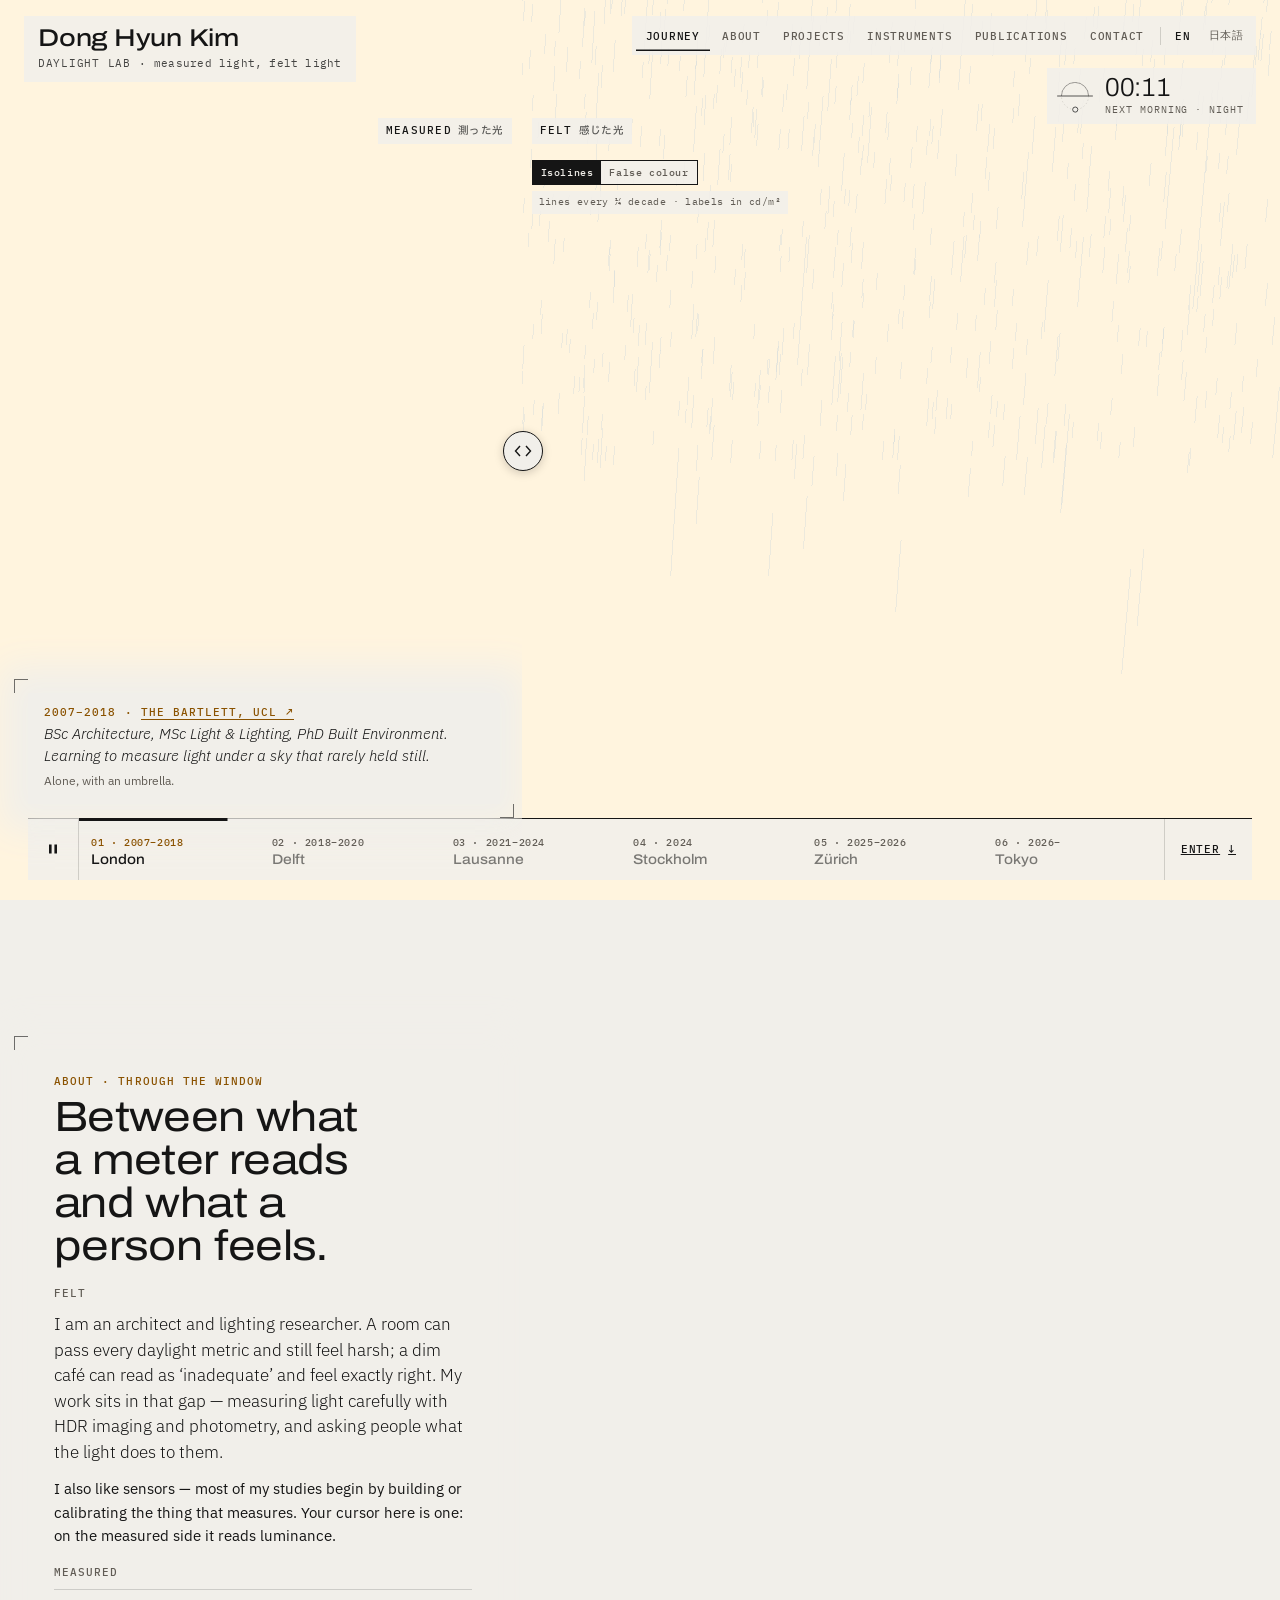
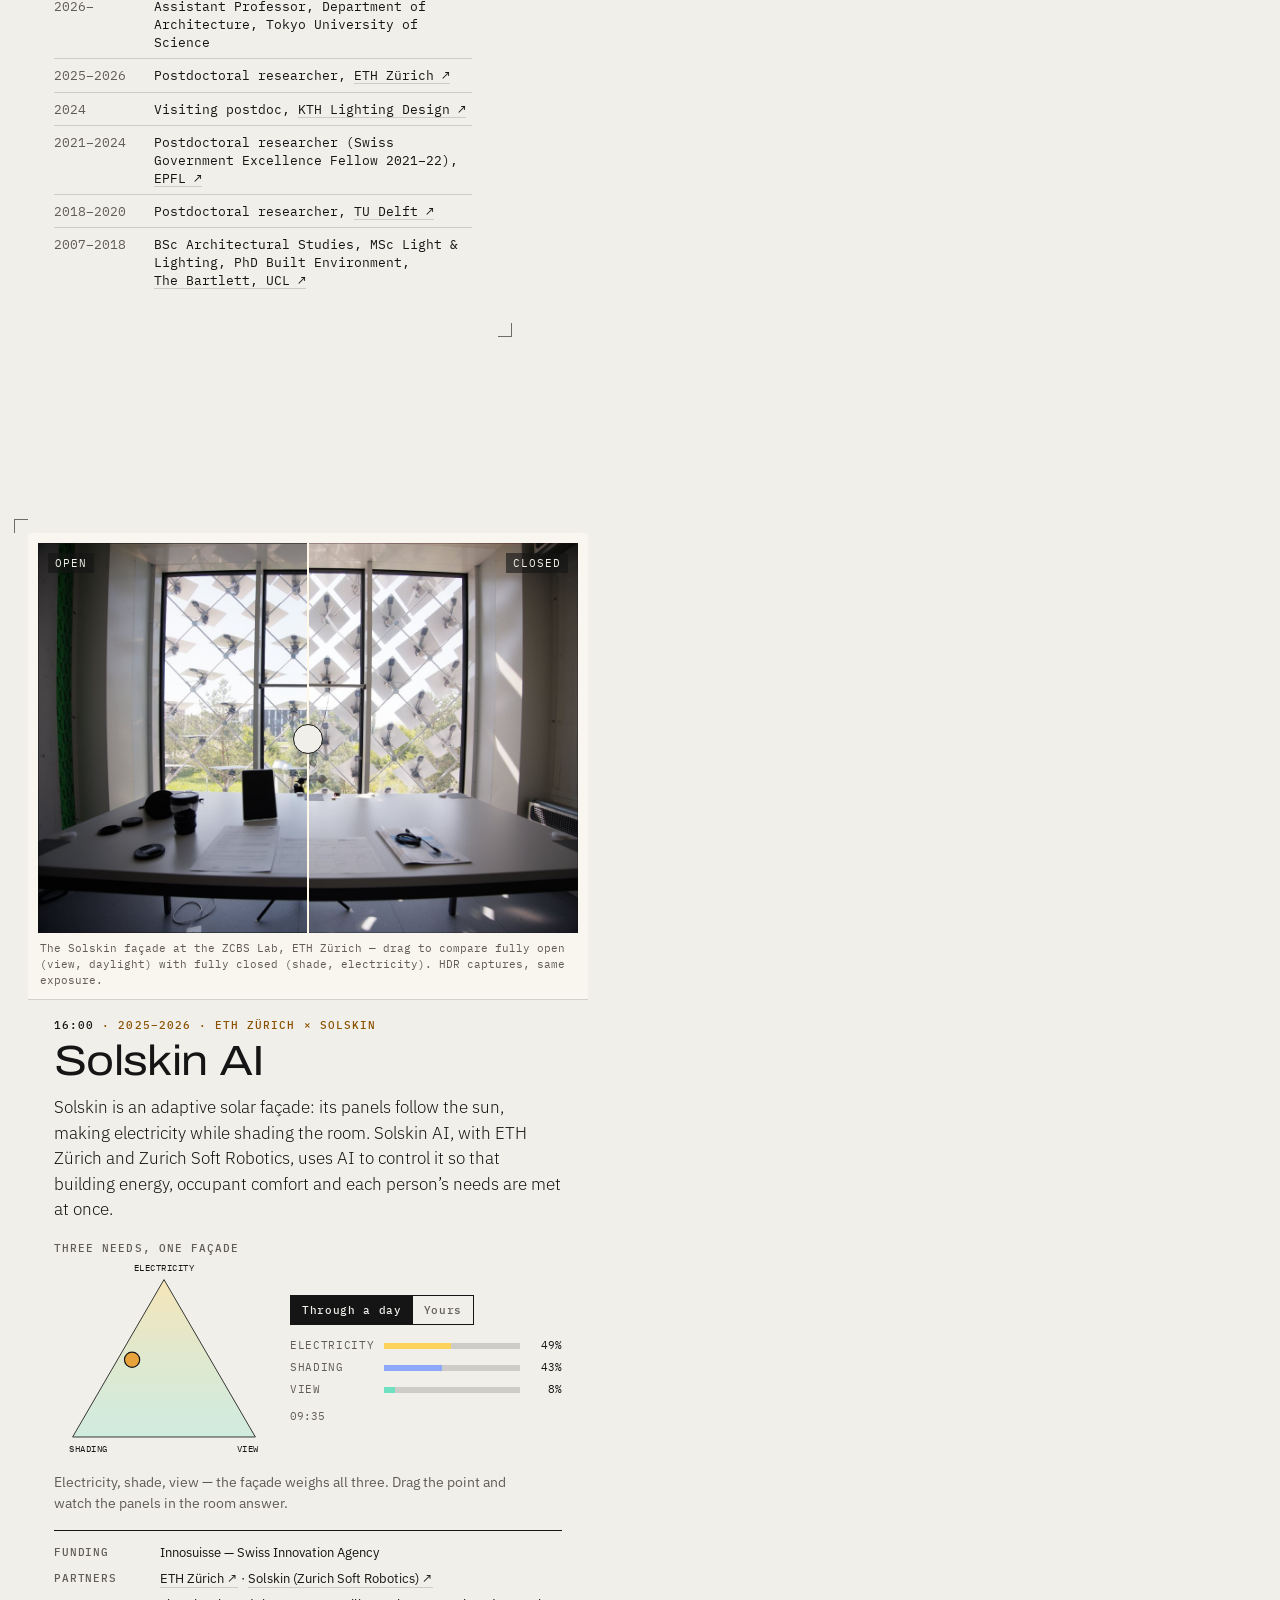
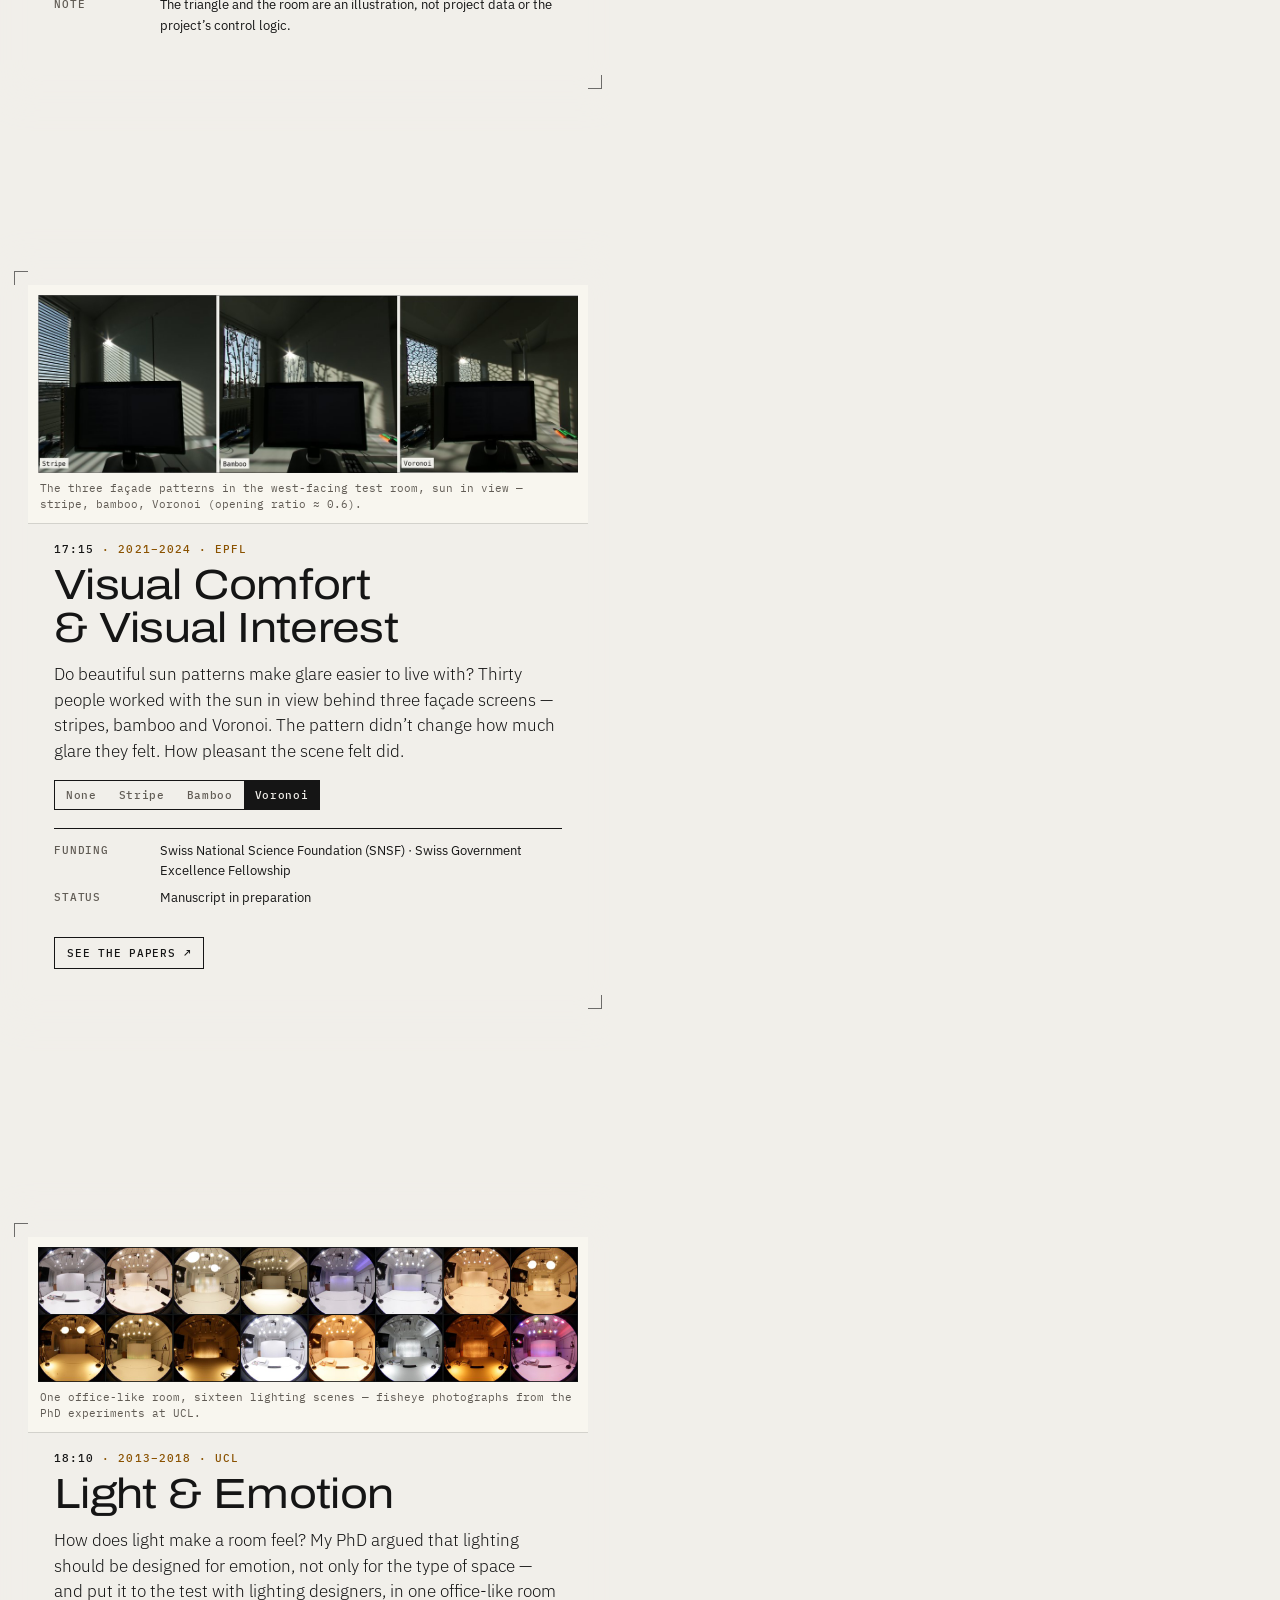
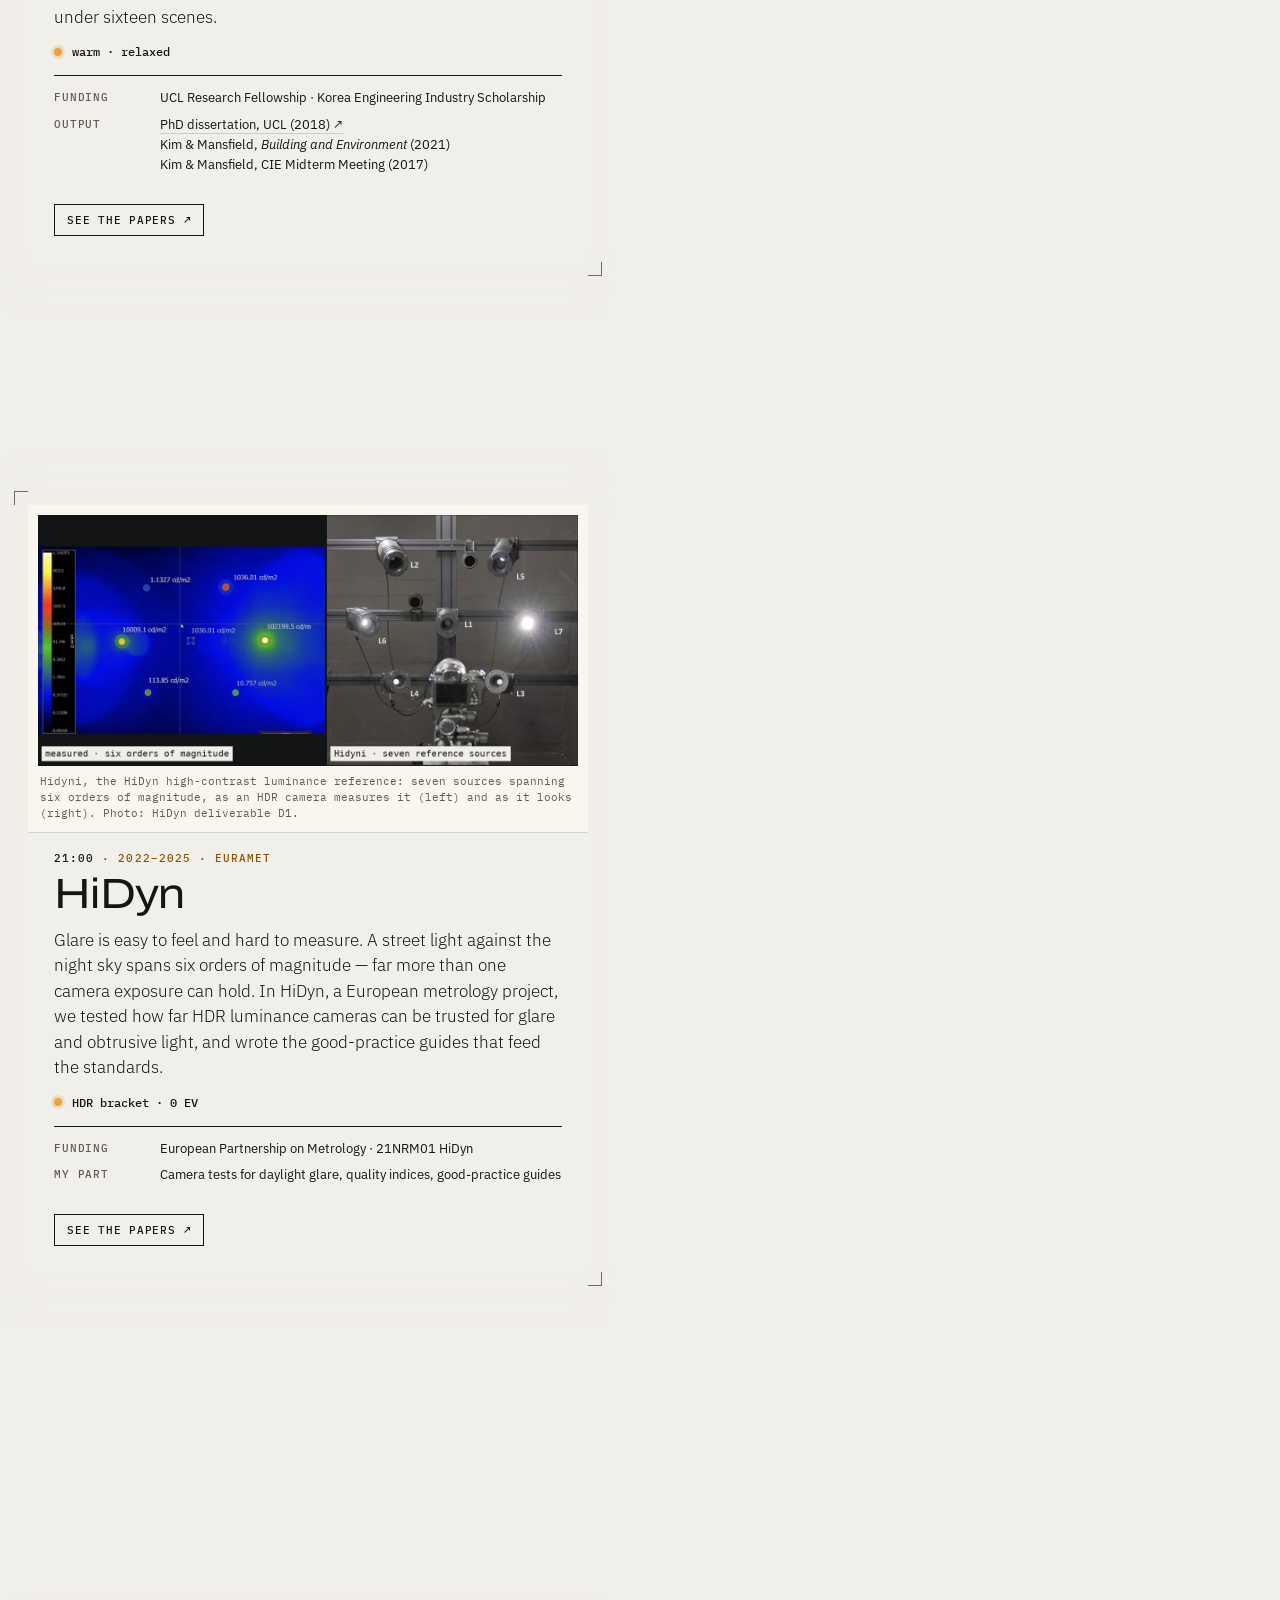
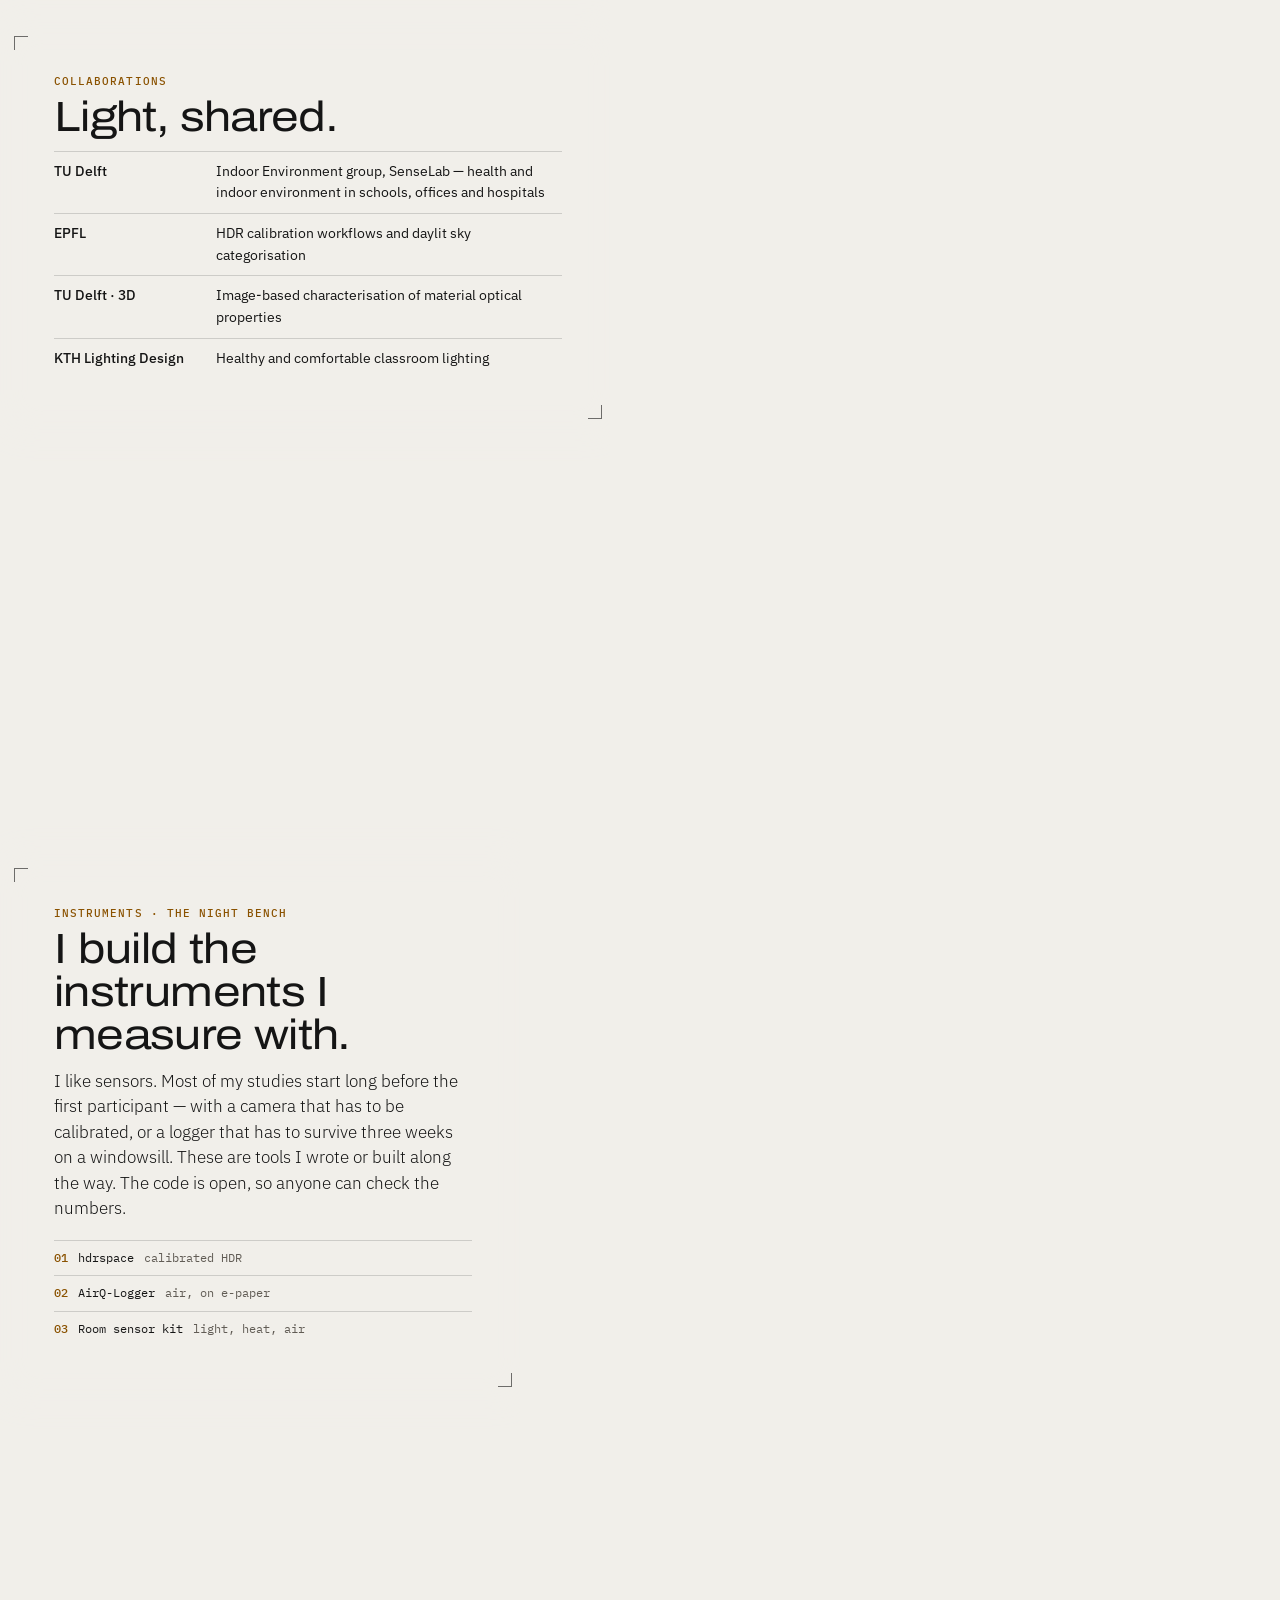
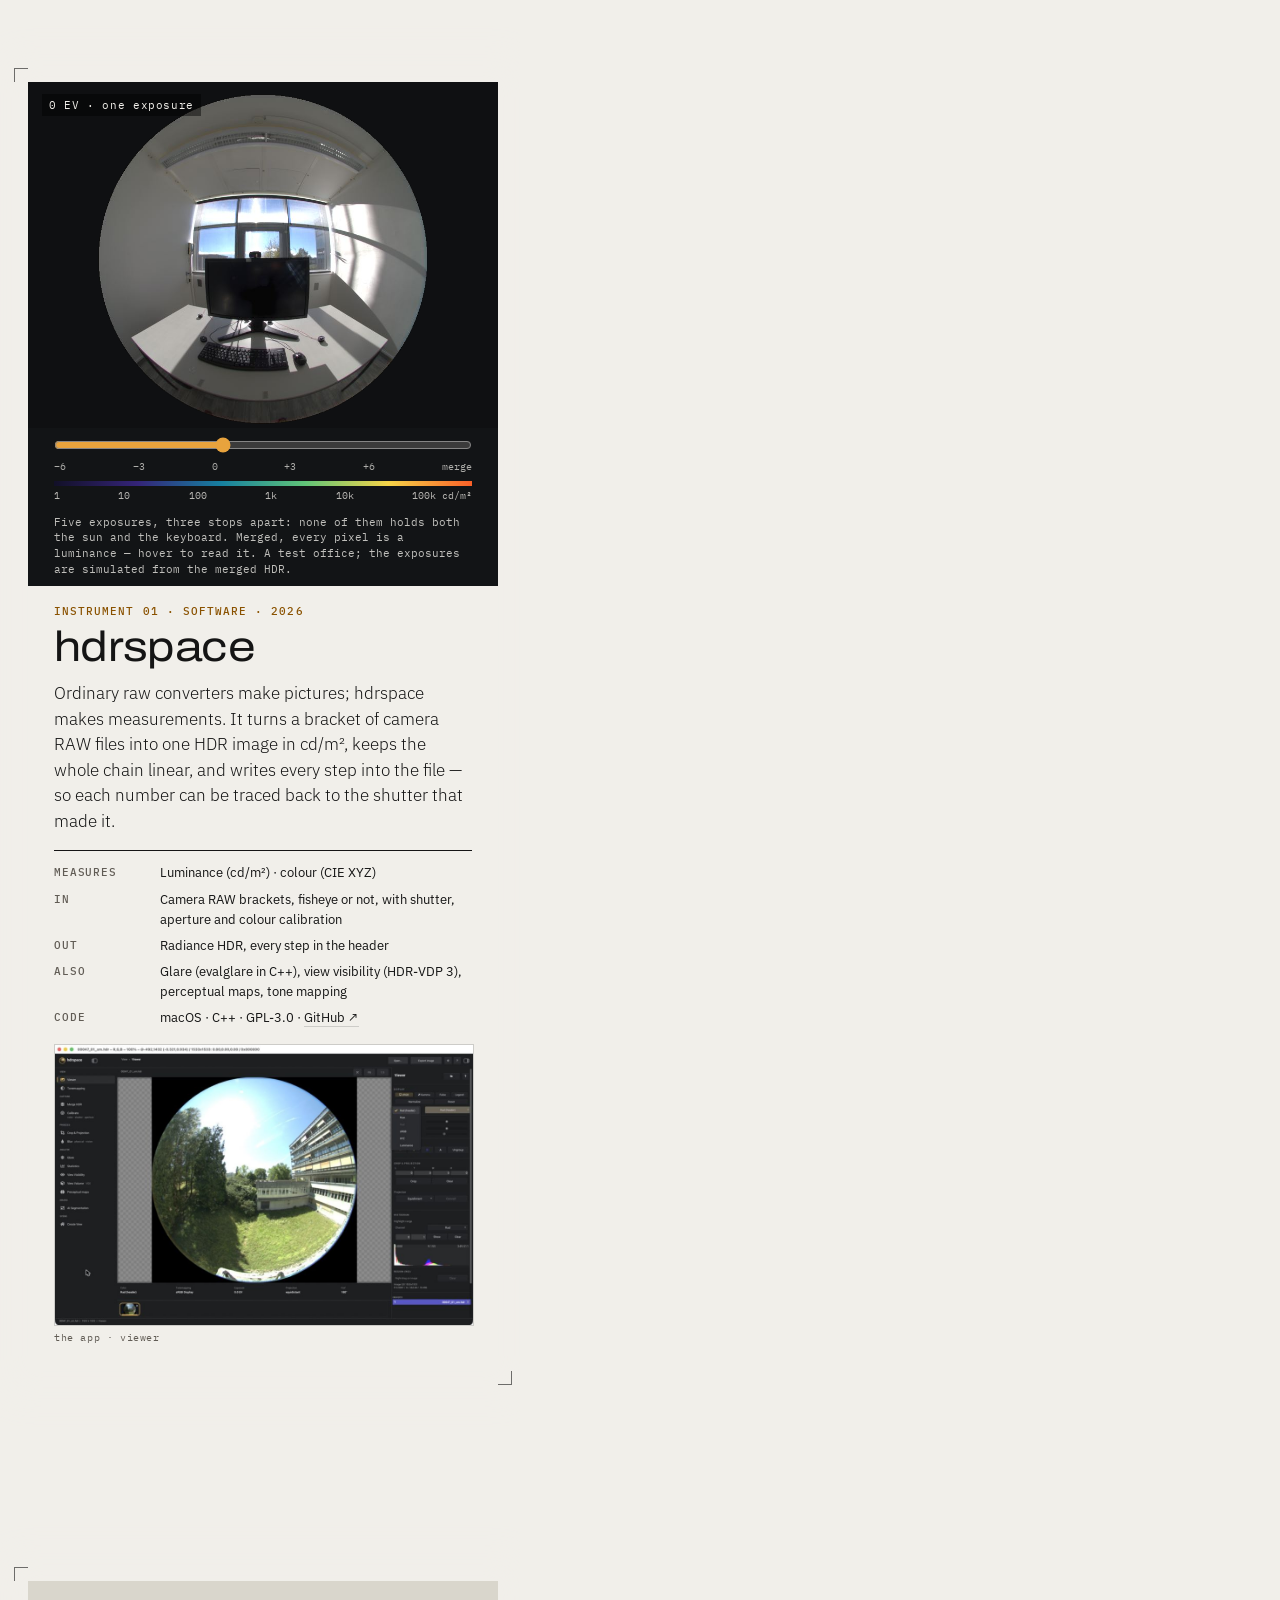
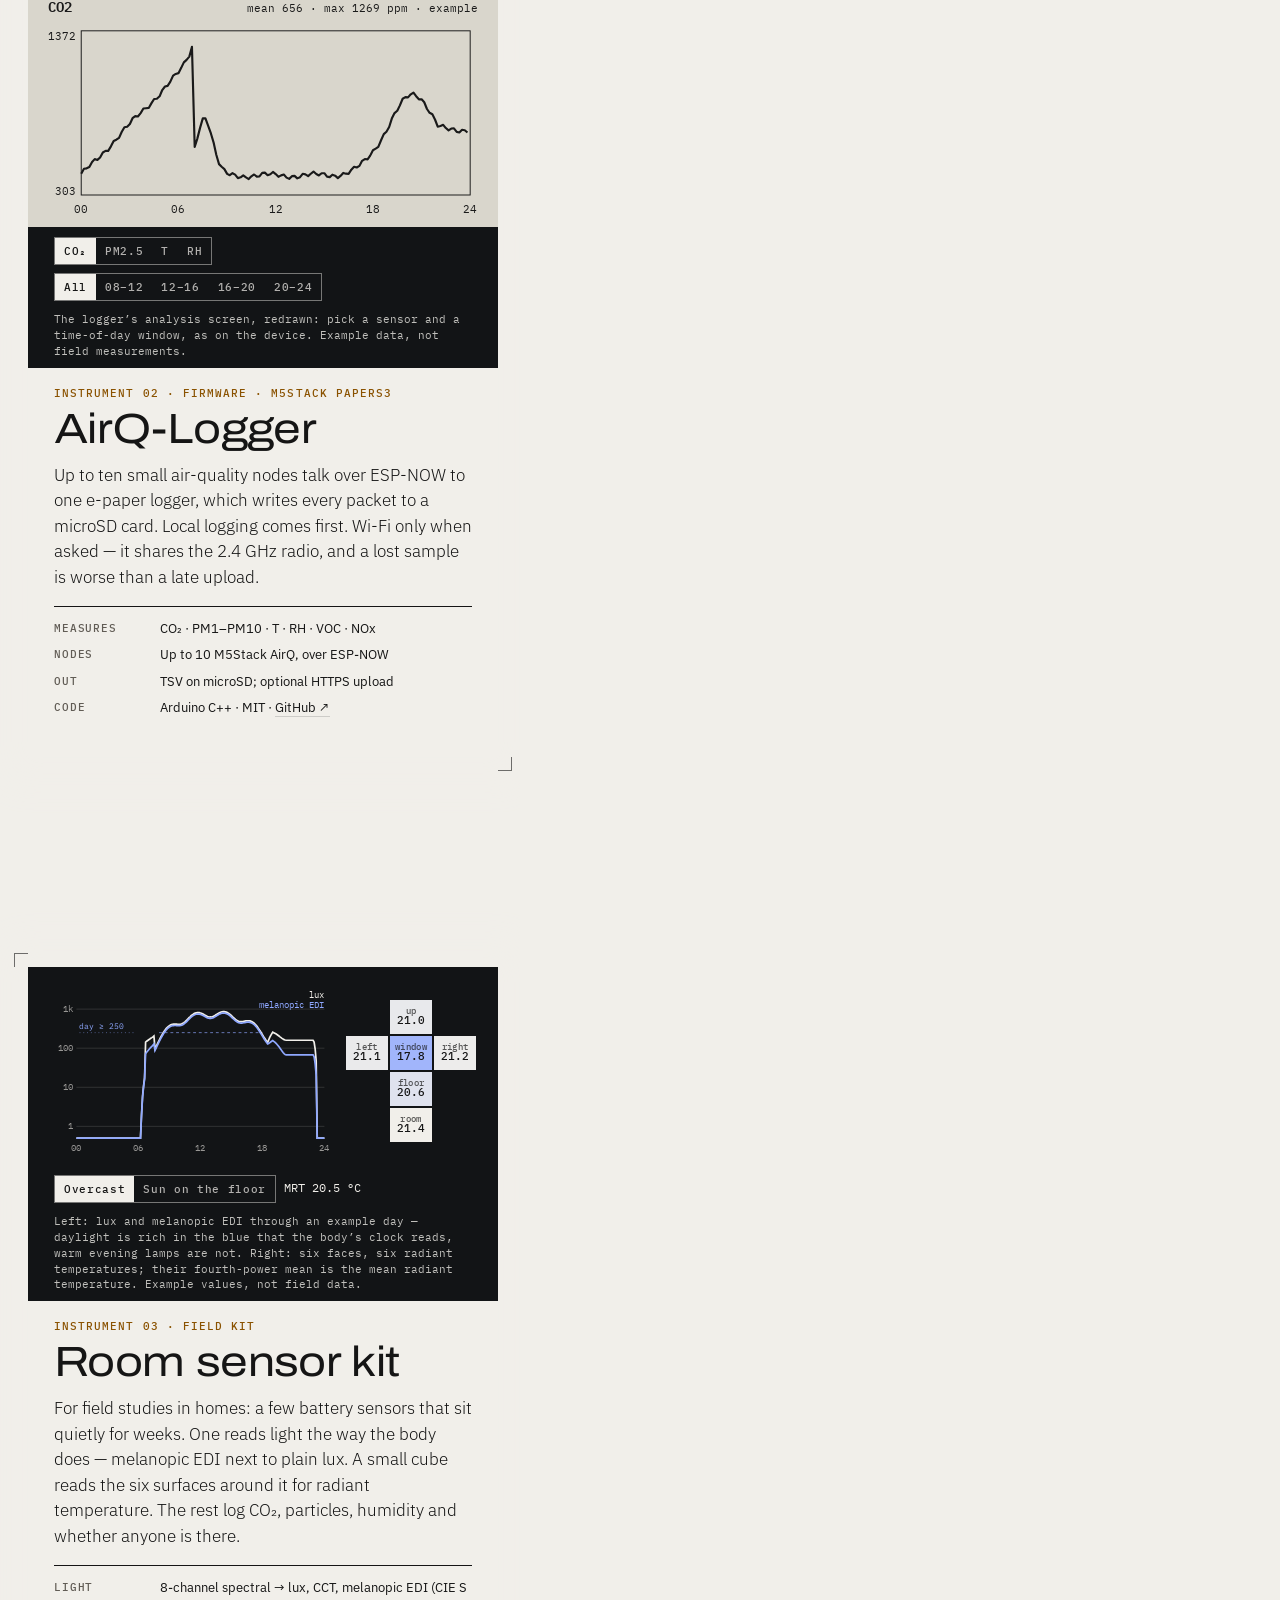
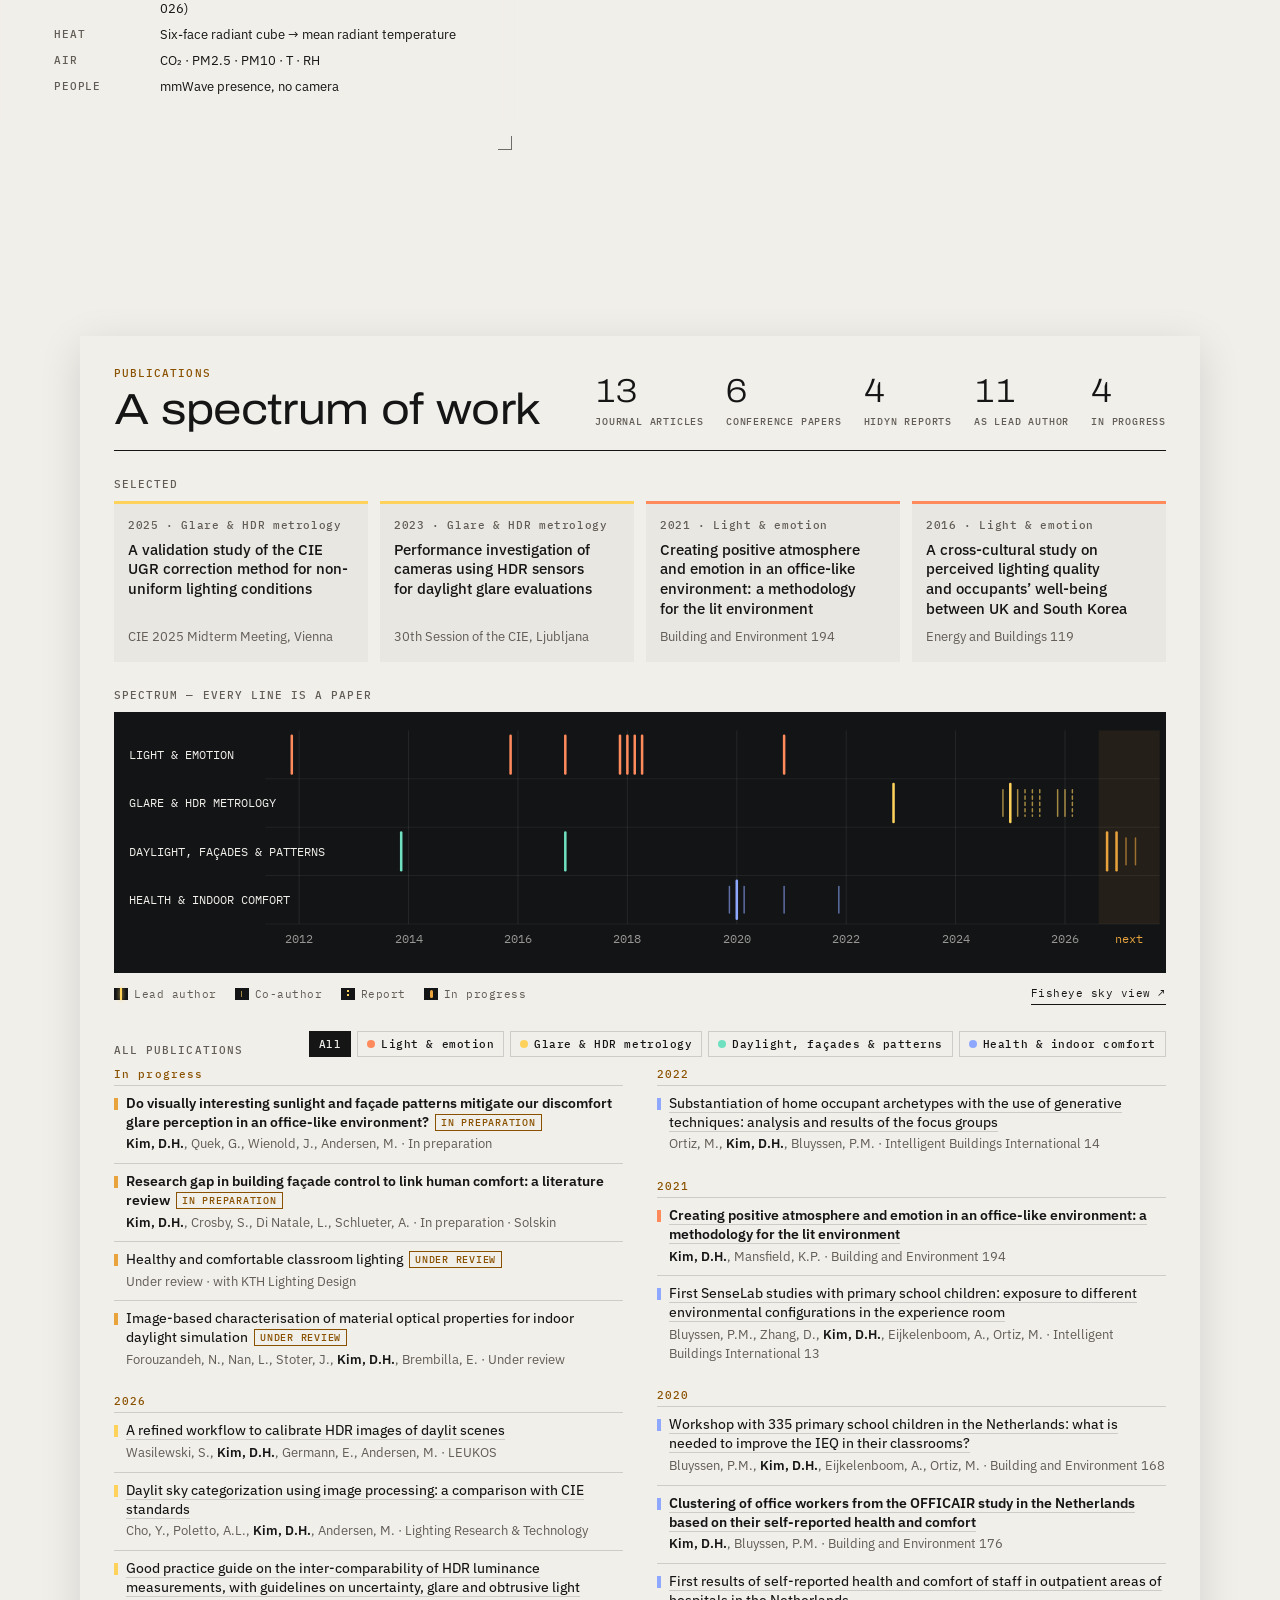
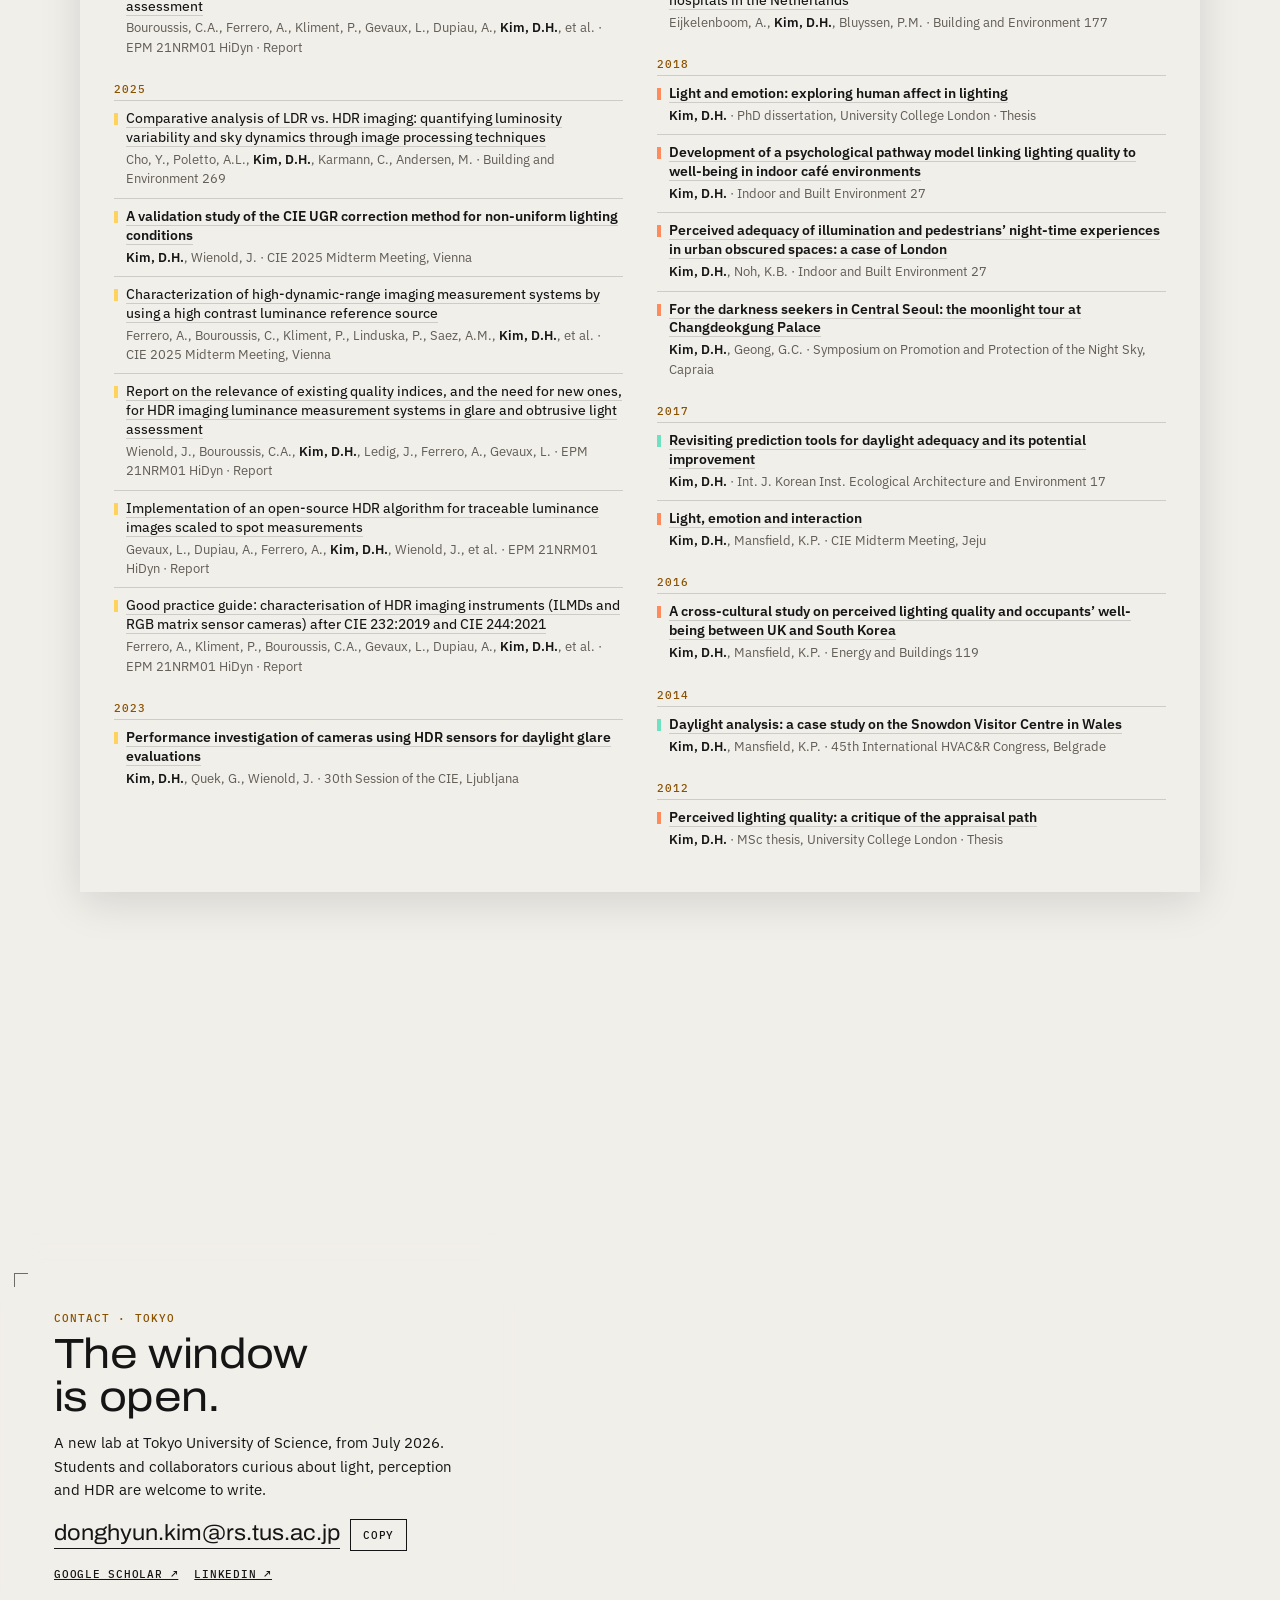
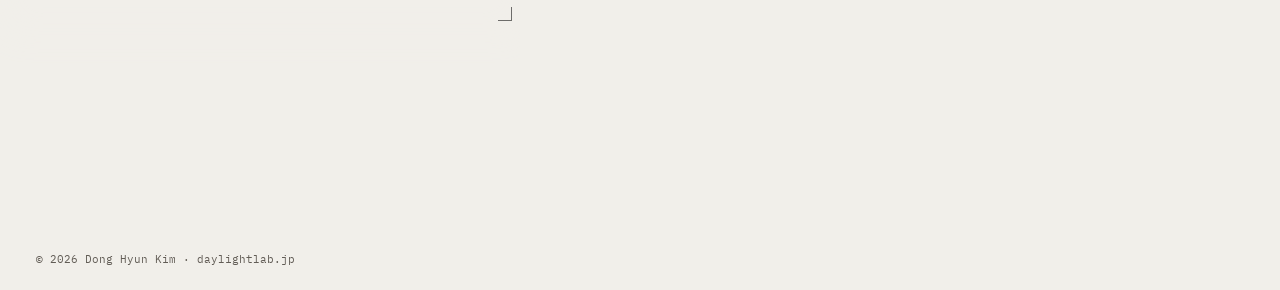
<file: classic/index.html>
<!doctype html>
<html lang="en">
<head>
<meta charset="utf-8">
<meta name="viewport" content="width=device-width, initial-scale=1, viewport-fit=cover">
<meta name="description" content="Dong Hyun Kim — architect and lighting researcher working on the gap between measured light and felt light. Assistant Professor, Department of Architecture, Tokyo University of Science.">
<meta name="theme-color" content="#f1efea">
<meta property="og:title" content="Dong Hyun Kim — Daylight Lab">
<meta property="og:description" content="Measured light, felt light. An academic journey through six cities, a room of projects, and a record of publications.">
<meta property="og:image" content="https://daylightlab.jp/classic/img/og.jpg">
<meta property="og:image:width" content="1200">
<meta property="og:image:height" content="630">
<meta name="twitter:card" content="summary_large_image">
<meta property="og:url" content="https://daylightlab.jp/classic/">
<meta property="og:type" content="website">
<link rel="icon" href="data:image/svg+xml,%3Csvg xmlns='http://www.w3.org/2000/svg' viewBox='0 0 32 32'%3E%3Crect width='32' height='32' fill='%23f1efea'/%3E%3Cpath d='M0 0h16v32H0z' fill='%23151515'/%3E%3Ccircle cx='16' cy='16' r='7' fill='%23e8a33d'/%3E%3C/svg%3E">
<title>Daylight Lab</title>
<link rel="preload" as="image" href="img/poster_wide.webp" media="(orientation: landscape)">
<link rel="preload" as="image" href="img/poster_tall.webp" media="(orientation: portrait)">
<script>document.documentElement.classList.add('booting')</script>
<link rel="preconnect" href="https://fonts.googleapis.com">
<link rel="preconnect" href="https://fonts.gstatic.com" crossorigin>
<link rel="stylesheet" href="https://fonts.googleapis.com/css2?family=Archivo:wdth,wght@62..125,200..700&family=IBM+Plex+Mono:wght@400;500&family=IBM+Plex+Sans:ital,wght@0,300;0,400;0,500;1,300&family=IBM+Plex+Sans+JP:wght@300;400;500&display=swap">
<style>
  :root { --paper: #f1efea; --ink: #151515; --muted: #615c55; --amber: #e8a33d; --amber-ink: #8a5200; --glass: rgba(241, 239, 234, .86); --rule: rgba(21,21,21,.16); color-scheme: light; }
  html { scroll-behavior: smooth; }
  body { margin: 0; background: var(--paper); color: var(--ink); font: 400 15px/1.55 "IBM Plex Sans", "IBM Plex Sans JP", "Helvetica Neue", sans-serif; -webkit-font-smoothing: antialiased; }
  [lang=ja] body, [lang=ja] .panel p { font-family: "IBM Plex Sans JP", "IBM Plex Sans", sans-serif; }
  .mono { font-family: "IBM Plex Mono", ui-monospace, Menlo, monospace; }
  a { color: inherit; }

  /* fixed layers */
  #stage { position: fixed; inset: 0; width: 100%; height: 100%; display: block; cursor: crosshair; touch-action: pan-y; z-index: 0; }
  #skyc { position: fixed; inset: 0; width: 100%; height: 100%; display: block; z-index: 1; opacity: 0; pointer-events: none; transition: opacity .7s; }
  body.sky-on #skyc { opacity: 1; pointer-events: auto; }

  /* navigation */
  .nav { position: fixed; z-index: 10; top: 0; left: 0; right: 0; padding: calc(env(safe-area-inset-top, 0px) + 16px) 24px 0; display: flex; align-items: flex-start; justify-content: space-between; gap: 14px; pointer-events: none; }
  .nav > * { pointer-events: auto; }
  .brand { display: block; text-decoration: none; background: var(--glass); padding: 10px 14px 11px; }
  .brand b { display: block; font: 500 clamp(19px, 1.9vw, 26px)/1 "Archivo", sans-serif; font-stretch: 118%; letter-spacing: -.01em; }
  .brand span { display: block; margin-top: 7px; font: 400 10.5px/1.3 "IBM Plex Mono", monospace; letter-spacing: .07em; text-transform: uppercase; opacity: .78; }
  .brand span i { font-style: normal; text-transform: none; letter-spacing: .02em; }
  .menu { display: flex; align-items: center; gap: 2px; background: var(--glass); padding: 4px; font: 500 11px "IBM Plex Mono", monospace; letter-spacing: .07em; text-transform: uppercase; }
  .menu a { text-decoration: none; padding: 8px 10px; color: var(--muted); white-space: nowrap; }
  .menu a[aria-current=true] { color: var(--ink); box-shadow: inset 0 -1.5px 0 var(--ink); }
  .menu a:hover { color: var(--ink); }
  .menu .sep { width: 1px; height: 18px; background: var(--rule); margin: 0 4px; }
  .menu button { background: none; border: 0; padding: 8px 8px; cursor: pointer; color: var(--muted); font: inherit; letter-spacing: inherit; }
  .menu button[aria-pressed=true] { color: var(--ink); }

  /* the seam */
  .seam { position: fixed; z-index: 5; top: 0; bottom: 0; width: 0; pointer-events: none; }
  .seam .grip { position: absolute; top: 50%; left: -19px; width: 38px; height: 38px; margin-top: -19px; border-radius: 50%; background: var(--paper); border: 1px solid var(--ink); display: grid; place-items: center; pointer-events: auto; cursor: ew-resize; touch-action: none; box-shadow: 0 2px 10px rgba(0,0,0,.18); }
  .seam .grip svg { width: 18px; height: 18px; }
  .seam .lab { position: absolute; top: 118px; white-space: nowrap; font: 500 10.5px "IBM Plex Mono", monospace; letter-spacing: .12em; text-transform: uppercase; padding: 5px 8px; background: var(--glass); }
  .seam .lab.l { right: 10px; } .seam .lab.r { left: 10px; }
  .seam .lab i { font-style: normal; font-family: "IBM Plex Sans JP", sans-serif; letter-spacing: .04em; opacity: .7; margin-left: 6px; }
  body:not(.in-walk) .seam .lab { opacity: 0; }
  body.in-pubs:not(.sky-on) .seam { display: none; }
  .seam .lab { transition: opacity .5s; }
  body.sky-on .seam .lab { background: rgba(21,21,21,.6); color: #f1efea; }

  /* the meter */
  /* the cursor is a spot luminance meter: a 9° finder field, the 1° acceptance spot, an LCD readout.
     Both circles are sized from the camera's field of view, so 1° on screen is 1° in the scene. */
  .probe { position: fixed; z-index: 6; pointer-events: none; left: 0; top: 0; display: none; --s: 16px; color: var(--ink); }
  .probe .fov { position: absolute; left: 0; top: 0; width: calc(var(--s) * 9); height: calc(var(--s) * 9); transform: translate(-50%, -50%); border: 1px solid rgba(21,21,21,.5); border-radius: 50%; }
  .probe .fov i { position: absolute; background: currentColor; opacity: .7; }
  .probe .fov i:nth-child(1) { left: 50%; top: -1px; width: 1px; height: 7px; } .probe .fov i:nth-child(2) { left: 50%; bottom: -1px; width: 1px; height: 7px; }
  .probe .fov i:nth-child(3) { top: 50%; left: -1px; height: 1px; width: 7px; } .probe .fov i:nth-child(4) { top: 50%; right: -1px; height: 1px; width: 7px; }
  .probe .spot { position: absolute; left: 0; top: 0; width: max(7px, var(--s)); height: max(7px, var(--s)); transform: translate(-50%, -50%); border: 1.5px solid var(--ink); border-radius: 50%; box-shadow: 0 0 0 1px rgba(241,239,234,.7); }
  .probe .deg { position: absolute; left: 0; top: 0; transform: translate(calc(max(7px, var(--s)) / 2 + 4px), calc(-100% - 2px)); font: 500 9px "IBM Plex Mono", monospace; }
  .probe .val { position: absolute; left: calc(var(--s) * 3.3); top: calc(var(--s) * 3.3); white-space: nowrap; font: 500 14px/1 "IBM Plex Mono", monospace; font-variant-numeric: tabular-nums; letter-spacing: .02em; background: #151515; color: #f1efea; padding: 6px 8px 5px; }
  .probe .val small { font-size: 9.5px; margin-left: 5px; opacity: .7; letter-spacing: .04em; }
  .probe.felt .fov { border-style: dashed; border-color: rgba(255,255,255,.85); color: #fff; }
  .probe.felt .spot, .probe.felt .deg { display: none; }
  .probe.felt .val { background: rgba(21,21,21,.6); font: italic 300 15px "IBM Plex Sans", sans-serif; }
  .probe.glare .val { color: #f4b04a; }
  .iso { position: fixed; inset: 0; width: 100%; height: 100%; z-index: 1; pointer-events: none; }
  body.sky-on .iso, body.in-pubs .iso { display: none; }

  /* scrolling content */
  main { position: relative; z-index: 3; pointer-events: none; }
  .sec { min-height: 100vh; min-height: 100svh; box-sizing: border-box; padding: 150px 28px 60px; display: flex; flex-direction: column; justify-content: center; }
  .panel { pointer-events: auto; max-width: 470px; background: var(--glass); padding: 24px 26px 26px; box-sizing: border-box; }
  .panel .kick { font: 500 10.5px "IBM Plex Mono", monospace; letter-spacing: .1em; text-transform: uppercase; color: var(--amber-ink); }
  .panel h2 { margin: 8px 0 0; font: 400 clamp(30px, 3.3vw, 46px)/1.02 "Archivo", sans-serif; font-stretch: 116%; letter-spacing: -.015em; text-wrap: balance; }
  .panel h3 { margin: 18px 0 6px; font: 500 10.5px "IBM Plex Mono", monospace; letter-spacing: .1em; text-transform: uppercase; color: var(--muted); }
  .panel p { margin: 12px 0 0; max-width: 60ch; }
  .panel .lede { font: 300 17px/1.5 "IBM Plex Sans", sans-serif; }
  [lang=ja] .panel .lede { font: 300 17px/1.7 "IBM Plex Sans JP", sans-serif; }
  .plate { margin: -24px -26px 18px; background: #121416; }
  .plate img { display: block; width: 100%; height: auto; max-width: 100%; }
  .plate figcaption { padding: 7px 26px 8px; font: 400 11px/1.45 "IBM Plex Mono", monospace; color: rgba(241,239,234,.78); background: #121416; }
  #projects .panel { max-width: 560px; }
  .cmpbox { position: relative; overflow: hidden; line-height: 0; cursor: ew-resize; }
  .cmpbox img { display: block; width: 100%; height: auto; }
  .cmpbox img.top { position: absolute; inset: 0; height: 100%; object-fit: cover; clip-path: inset(0 0 0 var(--x)); }
  .cmpbox .bar { position: absolute; top: 0; bottom: 0; left: var(--x); width: 0; pointer-events: none; }
  .cmpbox .bar::before { content: ""; position: absolute; top: 0; bottom: 0; left: -1px; width: 2px; background: #fff8e8; }
  .cmpbox .bar i { position: absolute; top: 50%; left: -15px; width: 28px; height: 28px; margin-top: -14px; border-radius: 50%; background: var(--paper); border: 1px solid var(--ink); }
  .cmpbox .cl { position: absolute; top: 10px; font-size: 10.5px; letter-spacing: .1em; text-transform: uppercase; background: rgba(21,21,21,.6); color: #f1efea; padding: 3px 7px; line-height: 1.4; }
  .cmpbox .cl.l { left: 10px; } .cmpbox .cl.r { right: 10px; }
  .cmpbox input { position: absolute; inset: 0; width: 100%; height: 100%; opacity: 0; cursor: ew-resize; margin: 0; }
  .decide { display: grid; grid-template-columns: 220px minmax(0, 1fr); gap: 16px; align-items: center; margin-top: 4px; }
  #tri { width: 100%; height: auto; touch-action: none; user-select: none; }
  #tri .dot { cursor: grab; }
  .dside .seg { margin-top: 0; }
  .seg.pats { margin: 16px 0 2px; }
  .wts { display: grid; grid-template-columns: 86px minmax(0, 1fr) 34px; gap: 5px 8px; align-items: center; margin: 12px 0 0; font-size: 11px; }
  .wts dt { color: var(--muted); text-transform: uppercase; letter-spacing: .06em; }
  .wts dd { margin: 0; height: 6px; background: var(--rule); position: relative; }
  .wts dd i { position: absolute; inset: 0 auto 0 0; background: var(--c); }
  .wts span { text-align: right; font-variant-numeric: tabular-nums; }
  .envr { margin-top: 10px; font-size: 11px; color: var(--muted); }
  .panel p.small { font-size: 13.5px; color: var(--muted); }
  .meta dd.lk a { text-decoration: none; border-bottom: 1px solid var(--rule); }
  .meta { margin-top: 16px; padding-top: 12px; border-top: 1px solid var(--ink); display: grid; grid-template-columns: 92px minmax(0, 1fr); gap: 6px 14px; font-size: 13px; }
  .meta dt { font: 500 10.5px/1.9 "IBM Plex Mono", monospace; letter-spacing: .08em; text-transform: uppercase; color: var(--muted); }
  .meta dd { margin: 0; }
  .cv { list-style: none; margin: 10px 0 0; padding: 0; font: 400 12.5px/1.45 "IBM Plex Mono", monospace; }
  .cv li { display: grid; grid-template-columns: 88px minmax(0, 1fr); gap: 12px; padding: 7px 0; border-top: 1px solid var(--rule); font-variant-numeric: tabular-nums; }
  .cv li > span:first-child { color: var(--muted); }
  .cv a { text-decoration: none; border-bottom: 1px solid var(--rule); white-space: nowrap; }
  .cv a:hover { border-bottom-color: var(--ink); }
  .live { margin-top: 14px; display: flex; align-items: center; gap: 10px; font: 500 12px "IBM Plex Mono", monospace; }
  .live .dot { width: 8px; height: 8px; border-radius: 50%; background: var(--amber); box-shadow: 0 0 0 3px rgba(232,163,61,.25); }
  .seg { margin-top: 14px; display: inline-flex; border: 1px solid var(--ink); }
  .seg button { background: none; border: 0; padding: 7px 11px; font: 500 11px "IBM Plex Mono", monospace; letter-spacing: .06em; cursor: pointer; color: var(--muted); }
  .seg button[aria-pressed=true] { background: var(--ink); color: var(--paper); }
  .flow { margin-top: 14px; display: flex; flex-wrap: wrap; align-items: center; gap: 6px; font: 500 11px "IBM Plex Mono", monospace; }
  .flow span { border: 1px solid var(--ink); padding: 4px 7px; }
  .flow i { font-style: normal; color: var(--muted); }
  .btn { display: inline-flex; align-items: center; gap: 6px; margin-top: 16px; font: 500 11px "IBM Plex Mono", monospace; letter-spacing: .07em; text-transform: uppercase; background: none; border: 1px solid var(--ink); padding: 8px 12px; cursor: pointer; color: var(--ink); text-decoration: none; }
  .btn:hover { background: var(--ink); color: var(--paper); }
  .collab { list-style: none; margin: 12px 0 0; padding: 0; font-size: 14px; }
  .collab li { padding: 9px 0; border-top: 1px solid var(--rule); display: grid; grid-template-columns: 150px minmax(0, 1fr); gap: 12px; }
  .collab b { font-weight: 500; }

  /* hero (walk) */
  .hero { position: relative; justify-content: flex-end; padding-bottom: 20px; }
  .hero .note { pointer-events: auto; max-width: 440px; background: var(--glass); padding: 12px 16px 13px; margin-bottom: 14px; }
  .hero .note .k a { text-decoration: none; border-bottom: 1px solid currentColor; }
  .hero .note .k { font: 500 10.5px "IBM Plex Mono", monospace; letter-spacing: .1em; text-transform: uppercase; color: var(--amber-ink); }
  .hero .note p { margin: 4px 0 0; font: italic 300 15px/1.45 "IBM Plex Sans", sans-serif; text-wrap: balance; }
  [lang=ja] .hero .note p { font: 300 15px/1.6 "IBM Plex Sans JP", sans-serif; }
  .hero .note .sub { margin-top: 6px; font-size: 12px; color: var(--muted); }
  .strip { pointer-events: auto; display: grid; grid-template-columns: auto repeat(6, minmax(0, 1fr)) auto; background: var(--glass); border-top: 1px solid var(--ink); }
  .strip button { all: unset; cursor: pointer; padding: 10px 12px 11px; position: relative; min-width: 0; }
  .strip .play { display: grid; place-items: center; width: 22px; padding: 10px 14px; border-right: 1px solid var(--rule); }
  .strip .play svg { width: 12px; height: 12px; }
  .strip .ch .n { font: 500 10px "IBM Plex Mono", monospace; letter-spacing: .06em; color: var(--muted); font-variant-numeric: tabular-nums; white-space: nowrap; }
  .strip .ch .c { display: block; font: 500 14px/1.2 "Archivo", sans-serif; font-stretch: 110%; white-space: nowrap; overflow: hidden; text-overflow: ellipsis; }
  .strip .ch .bar { position: absolute; left: 0; right: 0; top: -1px; height: 3px; transform-origin: left; transform: scaleX(0); background: var(--ink); }
  .strip .ch[aria-current=true] .n { color: var(--amber-ink); }
  .strip .ch:not([aria-current=true]) .c { opacity: .55; }
  .strip .enter { display: flex; align-items: center; gap: 8px; padding: 10px 16px; border-left: 1px solid var(--rule); font: 500 11px "IBM Plex Mono", monospace; letter-spacing: .08em; text-transform: uppercase; white-space: nowrap; }
  .strip .enter:hover { background: var(--ink); color: var(--paper); }
  .hint { position: fixed; z-index: 4; top: calc(env(safe-area-inset-top, 0px) + 128px); right: 24px; font-size: 10.5px; letter-spacing: .06em; background: var(--glass); padding: 5px 8px; transition: opacity 1s; pointer-events: none; }
  .hint.off { opacity: 0; }

  /* title card between chapters */
  .card { position: fixed; z-index: 4; inset: 0; display: grid; place-items: center; pointer-events: none; opacity: 0; transition: opacity .6s; }
  .card.on { opacity: 1; }
  .card div { text-align: center; }
  .card .y { font: 500 11px "IBM Plex Mono", monospace; letter-spacing: .14em; color: var(--amber-ink); }
  .card h2 { margin: 10px 0 0; font: 300 clamp(44px, 7vw, 110px)/.95 "Archivo", sans-serif; font-stretch: 122%; letter-spacing: -.02em; }
  .card .jp { margin-top: 12px; font: 300 15px "IBM Plex Sans JP", sans-serif; letter-spacing: .2em; color: var(--muted); }

  /* publications */
  .pubsec { justify-content: flex-start; padding-top: 140px; }
  .pubwrap { pointer-events: auto; background: var(--paper); max-width: 1120px; width: 100%; margin: 0 auto; padding: 30px 34px 34px; box-sizing: border-box; box-shadow: 0 10px 40px rgba(0,0,0,.12); }
  .phead { display: flex; flex-wrap: wrap; justify-content: space-between; align-items: flex-end; gap: 18px; padding-bottom: 18px; border-bottom: 1px solid var(--ink); }
  .phead .kick { font: 500 10.5px "IBM Plex Mono", monospace; letter-spacing: .1em; text-transform: uppercase; color: var(--amber-ink); }
  .phead h2 { margin: 8px 0 0; font: 400 clamp(30px, 3.4vw, 48px)/1 "Archivo", sans-serif; font-stretch: 116%; letter-spacing: -.015em; }
  .counts { display: grid; grid-template-columns: repeat(5, auto); gap: 4px 22px; }
  .counts div { min-width: 0; }
  .counts b { display: block; font: 300 clamp(26px, 2.6vw, 36px)/1 "Archivo", sans-serif; font-stretch: 112%; font-variant-numeric: tabular-nums; }
  .counts span { font: 500 10px "IBM Plex Mono", monospace; letter-spacing: .08em; text-transform: uppercase; color: var(--muted); }
  .ph { margin: 26px 0 10px; font: 500 10.5px "IBM Plex Mono", monospace; letter-spacing: .1em; text-transform: uppercase; color: var(--muted); }
  .sel { display: grid; grid-template-columns: repeat(4, minmax(0, 1fr)); gap: 12px; }
  .sel a { display: flex; flex-direction: column; gap: 8px; text-decoration: none; padding: 14px 14px 16px; border-top: 3px solid var(--c); background: rgba(21,21,21,.035); min-width: 0; }
  .sel a:hover { background: rgba(21,21,21,.07); }
  .sel .y { font: 500 10.5px "IBM Plex Mono", monospace; letter-spacing: .06em; color: var(--muted); }
  .sel .t { font: 500 15px/1.32 "IBM Plex Sans", sans-serif; text-wrap: balance; }
  .sel .v { margin-top: auto; font-size: 12.5px; color: var(--muted); }
  .spec { position: relative; background: #121416; color: #f1efea; padding: 10px 0 26px; overflow-x: auto; }
  .spec svg { display: block; width: 100%; min-width: 640px; height: auto; }
  .spec .ln { cursor: pointer; }
  .speckey { margin-top: 10px; display: flex; flex-wrap: wrap; align-items: center; gap: 8px 18px; font-size: 10.5px; letter-spacing: .05em; color: var(--muted); }
  .speckey > span { display: inline-flex; align-items: center; gap: 6px; }
  .speckey i { display: inline-block; width: 14px; height: 12px; background: #121416; position: relative; }
  .speckey i::after { content: ""; position: absolute; left: 6px; width: 2px; background: #ffd25c; }
  .speckey .k1::after { top: 0; bottom: 0; box-shadow: 0 0 4px #ffd25c; }
  .speckey .k2::after { top: 3px; bottom: 3px; opacity: .6; width: 1px; }
  .speckey .k3::after { top: 2px; bottom: 2px; width: 2px; background: repeating-linear-gradient(#ffd25c 0 2px, transparent 2px 4px); }
  .speckey .k4::after { top: 2px; bottom: 2px; background: #e8a33d; width: 3px; border-radius: 2px; }
  .linkbtn { margin-left: auto; background: none; border: 0; border-bottom: 1px solid var(--ink); padding: 2px 0; font: inherit; letter-spacing: inherit; color: var(--ink); cursor: pointer; }
  .listhead { display: flex; flex-wrap: wrap; align-items: flex-end; justify-content: space-between; gap: 10px; }
  .chips { display: flex; flex-wrap: wrap; gap: 6px; margin: 26px 0 10px; }
  .chips button { background: none; border: 1px solid var(--rule); padding: 5px 9px; font: 500 10.5px "IBM Plex Mono", monospace; letter-spacing: .05em; cursor: pointer; color: var(--ink); display: inline-flex; align-items: center; gap: 6px; }
  .chips button i { width: 8px; height: 8px; border-radius: 50%; background: var(--c); }
  .chips button[aria-pressed=true] { background: var(--ink); color: var(--paper); border-color: var(--ink); }
  .plist { columns: 2 340px; column-gap: 34px; }
  .plist h5 { break-after: avoid; margin: 16px 0 4px; font: 500 11px "IBM Plex Mono", monospace; letter-spacing: .1em; color: var(--amber-ink); }
  .plist h5:first-child { margin-top: 0; }
  .plist .it { break-inside: avoid; padding: 8px 0 9px 12px; border-top: 1px solid var(--rule); font-size: 14px; position: relative; }
  .plist .it::before { content: ""; position: absolute; left: 0; top: 12px; width: 4px; height: 12px; background: var(--c); }
  .plist .it.lead .t { font-weight: 600; }
  .plist .it .t { font-weight: 450; line-height: 1.35; }
  .plist .it .s { font-size: 12.5px; color: var(--muted); margin-top: 3px; }
  .plist .it .s b { color: var(--ink); font-weight: 600; }
  .plist .it a { color: var(--ink); text-decoration: none; border-bottom: 1px solid var(--rule); }
  .plist .it.hl { background: rgba(232,163,61,.18); }
  .tag { display: inline-block; font: 500 9.5px "IBM Plex Mono", monospace; letter-spacing: .08em; text-transform: uppercase; border: 1px solid currentColor; padding: 1px 5px; margin-left: 6px; color: var(--amber-ink); vertical-align: 1px; }
  .pcard { position: fixed; z-index: 8; max-width: 340px; background: var(--paper); border: 1px solid var(--ink); padding: 12px 14px 13px; pointer-events: none; display: none; box-shadow: 0 8px 30px rgba(0,0,0,.3); }
  .pcard .k { font: 500 10.5px "IBM Plex Mono", monospace; letter-spacing: .08em; text-transform: uppercase; color: var(--amber-ink); }
  .pcard h4 { margin: 6px 0 0; font: 500 15px/1.35 "IBM Plex Sans", sans-serif; }
  .pcard .v { margin-top: 6px; font-size: 12.5px; color: var(--muted); }
  .pcard .a { margin-top: 4px; font-size: 12.5px; }
  .pcard .a b { font-weight: 600; }
  body.sky-on .pcard { pointer-events: auto; }
  .pcard a { display: inline-block; margin-top: 8px; font: 500 11px "IBM Plex Mono", monospace; letter-spacing: .06em; text-transform: uppercase; }
  .skyclose { position: fixed; z-index: 9; right: 24px; bottom: 24px; display: none; pointer-events: auto; font: 500 11px "IBM Plex Mono", monospace; letter-spacing: .08em; text-transform: uppercase; background: var(--paper); border: 1px solid var(--ink); padding: 9px 13px; cursor: pointer; color: var(--ink); }
  body.sky-on .skyclose { display: block; }
  body.sky-on .pubwrap { visibility: hidden; }
  .contact .mail { margin-top: 18px; display: flex; flex-wrap: wrap; align-items: center; gap: 10px; }
  .contact .mail code { font: 400 clamp(17px, 1.8vw, 22px) "Archivo", sans-serif; font-stretch: 108%; user-select: all; border-bottom: 1px solid var(--ink); padding-bottom: 3px; }
  .contact .links { margin-top: 16px; display: flex; flex-wrap: wrap; gap: 6px 16px; font: 500 11px "IBM Plex Mono", monospace; letter-spacing: .07em; text-transform: uppercase; }
  footer.fine { position: relative; z-index: 3; pointer-events: none; padding: 0 28px 24px; font: 400 11px "IBM Plex Mono", monospace; color: var(--muted); }
  footer.fine span { background: var(--glass); padding: 4px 8px; }

  /* the first frame: the baked London street, shown before any script has run; the live scene takes over under it */
  .loading { position: fixed; inset: 0; z-index: 2; background: #9ea6ab url(img/poster_wide.webp) center / cover no-repeat; transition: opacity .9s ease; }
  @media (orientation: portrait) { .loading { background-image: url(img/poster_tall.webp); } }
  .loading.done { opacity: 0; pointer-events: none; }
  .loading .lb { position: absolute; left: 0; right: 0; top: 0; }
  .loading .t { position: absolute; width: 1px; height: 1px; overflow: hidden; clip: rect(0 0 0 0); }
  .loading .track { height: 2px; background: transparent; }
  .loading .fill { height: 2px; background: var(--amber); width: 0; transition: width .3s; }
  html.booting { overflow: hidden; }
  html.booting main, html.booting .nav, html.booting .seam { pointer-events: none; }
  .loading .err { position: absolute; left: 50%; top: 50%; transform: translate(-50%, -50%); width: min(420px, calc(100vw - 48px)); background: var(--glass); padding: 14px 16px; color: var(--amber-ink); font-size: 13px; }

  /* Instruments */
  .bench { list-style: none; margin: 18px 0 0; padding: 0; font-size: 12px; }
  .bench li { display: flex; gap: 10px; align-items: baseline; flex-wrap: wrap; padding: 8px 0; border-top: 1px solid var(--rule); }
  .bench b { font-weight: 500; color: var(--amber-ink); } .bench li > span:last-child { color: var(--muted); }
  .plate .seg { margin-top: 0; border-color: rgba(241,239,234,.45); flex-wrap: wrap; }
  .plate .seg button { color: rgba(241,239,234,.72); padding: 6px 9px; }
  .plate .seg button[aria-pressed=true] { background: var(--paper); color: var(--ink); }
  .hdrbox { position: relative; display: grid; place-items: center; background: #0f1012; padding: 12px 0 4px; touch-action: pan-y; }
  .hdrbox img { width: min(100%, 330px); aspect-ratio: 1; height: auto; cursor: crosshair; border-radius: 50%; }
  .hdrtag { position: absolute; left: 14px; top: 12px; font-size: 10.5px; letter-spacing: .06em; color: var(--paper); background: rgba(0,0,0,.45); padding: 3px 7px; }
  .hdrread { position: absolute; z-index: 2; pointer-events: none; transform: translate(14px, -130%); white-space: nowrap; font-size: 12px; background: var(--paper); color: var(--ink); border: 1px solid var(--ink); padding: 3px 7px; font-variant-numeric: tabular-nums; }
  .hdrread.bad { color: var(--amber-ink); border-color: var(--amber-ink); }
  .hdrctl { background: #121416; padding: 8px 26px 2px; }
  .hdrctl input { width: 100%; margin: 0; accent-color: var(--amber); }
  .hdrctl .ticks { display: flex; justify-content: space-between; font-size: 10px; color: rgba(241,239,234,.7); font-variant-numeric: tabular-nums; }
  .fclegend { position: relative; background: #121416; padding: 12px 26px 4px; display: flex; justify-content: space-between; font-size: 9.5px; color: rgba(241,239,234,.75); }
  .fclegend i { position: absolute; left: 26px; right: 26px; top: 4px; height: 5px; background: linear-gradient(90deg, #121028, #342478, #1680a0, #60c478, #f6d448, #fa6028); }
  .shot { margin: 16px 0 0; } .shot img { display: block; width: 100%; height: auto; border: 1px solid var(--rule); }
  .shot figcaption { margin-top: 4px; font-size: 10px; letter-spacing: .06em; color: var(--muted); }
  .ep { background: #d9d6cc; color: #1a1a1a; padding: 14px 20px 8px; }
  .ephead { display: flex; justify-content: space-between; align-items: baseline; gap: 10px; font-size: 11px; } .ephead b { font-size: 14px; font-weight: 600; }
  .ep svg { display: block; width: 100%; height: auto; margin-top: 6px; }
  .epctl, .kitctl { background: #121416; padding: 10px 26px 4px; display: flex; flex-wrap: wrap; gap: 8px; align-items: center; }
  .kitrow { background: #121416; display: grid; grid-template-columns: minmax(0, 1fr) 132px; gap: 14px; align-items: center; padding: 14px 20px 4px; }
  .kitrow svg { display: block; width: 100%; height: auto; }
  .cube { display: grid; grid-template-columns: repeat(3, 42px); grid-template-rows: repeat(4, 34px); gap: 2px; font: 500 11px "IBM Plex Mono", monospace; font-variant-numeric: tabular-nums; }
  .cube span { display: grid; place-items: center; align-content: center; color: #151515; background: var(--c, #ccc); transition: background .8s; line-height: 1.05; }
  .cube span i { font-style: normal; font-size: 8.5px; opacity: .7; letter-spacing: .04em; }
  .cube [data-f=up] { grid-area: 1 / 2; } .cube [data-f=w] { grid-area: 2 / 1; } .cube [data-f=s] { grid-area: 2 / 2; } .cube [data-f=e] { grid-area: 2 / 3; } .cube [data-f=down] { grid-area: 3 / 2; } .cube [data-f=n] { grid-area: 4 / 2; }
  .mrt { font-size: 12px; color: var(--paper); }

  /* one day: the hour of every section, and where the sun is */
  .clock { position: fixed; z-index: 4; top: calc(env(safe-area-inset-top, 0px) + 68px); right: 24px; display: flex; align-items: center; gap: 10px; background: var(--glass); padding: 6px 12px 6px 8px; pointer-events: none; transition: opacity .6s; }
  .clock svg { width: 40px; height: 40px; display: block; }
  .clock .ring { fill: none; stroke: var(--rule); stroke-width: 1; stroke-dasharray: 2 3; }
  .clock .day { fill: none; stroke: var(--ink); stroke-width: 1; opacity: .5; }
  .clock line { stroke: var(--ink); stroke-width: 1; }
  .clock #sdot { fill: var(--amber); stroke: var(--ink); stroke-width: 1; transition: fill .6s; }
  .clock.night #sdot { fill: var(--paper); }
  .clock b { display: block; font: 300 26px/1 "Archivo", sans-serif; font-variant-numeric: tabular-nums; letter-spacing: -.01em; }
  .clock span { display: block; margin-top: 3px; font-size: 9.5px; letter-spacing: .1em; text-transform: uppercase; color: var(--muted); white-space: nowrap; }
  body.sky-on .clock { opacity: 0; }
  .kick .tm { font-variant-numeric: tabular-nums; color: var(--ink); }

  /* art direction: photographs are prints — paper mat, ink hairline, caption on the paper.
     Instruments (hdrspace, the logger, the kit) stay screens: dark, lit from within. */
  .plate.print { background: #f8f6ef; padding: 10px 10px 0; border-bottom: 1px solid var(--rule); }
  .plate.print img, .plate.print .cmpbox { outline: 1px solid rgba(21,21,21,.28); outline-offset: -1px; }
  .plate.print figcaption { background: transparent; color: var(--muted); padding: 8px 2px 10px; }
  .hint { display: none !important; }      /* the clock and the About line say it now */

  .seam .mmode { position: absolute; left: 10px; top: 160px; pointer-events: auto; display: grid; justify-items: start; gap: 6px; transition: opacity .5s; }   /* on the felt side, clear of the text */
  .seam .mmode .seg { margin: 0; background: var(--glass); }
  .seam .mmode .seg button { padding: 5px 8px; font-size: 10px; white-space: nowrap; }
  .seam .mmode .leg { background: var(--glass); padding: 4px 7px; font-size: 9.5px; letter-spacing: .04em; color: var(--muted); white-space: nowrap; }
  .seam .mmode .leg.lg-fc { display: none; position: relative; gap: 12px; padding-top: 11px; color: var(--ink); }
  .seam .mmode .leg.lg-fc i { position: absolute; left: 7px; right: 7px; top: 4px; height: 4px; background: linear-gradient(90deg, #121028, #342478, #1680a0, #60c478, #f6d448, #fa6028); }
  .seam.fc .mmode .leg.lg-fc { display: flex; } .seam.fc .mmode .leg.lg-iso { display: none; }
  body.in-pubs .seam .mmode, body.sky-on .seam .mmode { opacity: 0; pointer-events: none; }

  /* the text is printed on the measured drawing: solid paper, no box edge — the drawing clears a soft margin
     around it, as a map clears room for its title — and two crop marks, the way a print is trimmed */
  .panel, .hero .note { background: var(--paper); box-shadow: 0 0 34px 26px var(--paper); position: relative; clip-path: inset(-70px -22px -70px -70px); }   /* the cleared margin stops short of the seam */
  .panel::before, .panel::after, .hero .note::before, .hero .note::after { content: ""; position: absolute; width: 13px; height: 13px; border: 0 solid var(--ink); opacity: .6; pointer-events: none; }
  .panel::before, .hero .note::before { left: -14px; top: -14px; border-left-width: 1px; border-top-width: 1px; }
  .panel::after, .hero .note::after { right: -14px; bottom: -14px; border-right-width: 1px; border-bottom-width: 1px; }
  .panel .plate { box-shadow: none; }

  @media (max-width: 760px) {
    .nav { padding: calc(env(safe-area-inset-top, 0px) + 10px) 12px 0; flex-direction: column; align-items: stretch; gap: 6px; }
    .brand { padding: 8px 10px; } .brand span { font-size: 9.5px; }
    .menu { overflow-x: auto; font-size: 10px; } .menu a { padding: 7px 7px; }
    .sec { padding: 150px 12px 40px; justify-content: flex-end; }
    .panel { max-width: none; padding: 18px 18px 20px; box-shadow: 0 0 22px 16px var(--paper); clip-path: none; } .hero .note { box-shadow: 0 0 22px 16px var(--paper); }
    .panel::before, .panel::after, .hero .note::before, .hero .note::after { width: 9px; height: 9px; } .panel::before, .hero .note::before { left: -10px; top: -10px; } .panel::after, .hero .note::after { right: -10px; bottom: -10px; }
    .plate { margin: -18px -18px 14px; } .plate figcaption { padding: 6px 18px 7px; } .plate.print { padding: 8px 8px 0; } .plate.print figcaption { padding: 7px 2px 9px; }
    #projects .panel { max-width: none; }
    .decide { grid-template-columns: minmax(0, 1fr); }
    #tri { max-width: 240px; }
    .hero { padding: 0 0 0; } .hero .note { margin: 0 12px 10px; }
    .strip { grid-template-columns: auto repeat(6, minmax(0, 1fr)); padding-bottom: env(safe-area-inset-bottom, 0px); }
    .strip .enter { grid-column: 1 / -1; justify-content: center; border-left: 0; border-top: 1px solid var(--rule); }
    .strip button { padding: 9px 6px 10px; } .strip .ch .n { display: none; } .strip .ch .c { font-size: 11.5px; }
    .seam .lab { top: 132px; font-size: 9.5px; } .seam .lab i { display: none; }
    .seam .mmode { top: 168px; } .seam .mmode .leg.lg-iso { display: none; } .seam .mmode .leg.lg-fc { gap: 8px; }
    .hint { display: none; }
    .clock { top: calc(env(safe-area-inset-top, 0px) + 112px); right: 12px; padding: 4px 9px 4px 5px; gap: 7px; } .clock svg { width: 30px; height: 30px; } .clock b { font-size: 19px; }
    .collab li, .cv li { grid-template-columns: minmax(0, 1fr); gap: 2px; }
    .pubwrap { padding: 20px 16px 24px; }
    .counts { grid-template-columns: repeat(3, auto); }
    .sel { grid-template-columns: minmax(0, 1fr); }
    .pubsec { padding: 150px 8px 40px; }
    .hdrctl, .epctl, .kitctl, .fclegend { padding-left: 18px; padding-right: 18px; } .fclegend i { left: 18px; right: 18px; }
    .kitrow { grid-template-columns: minmax(0, 1fr); justify-items: center; padding: 12px 14px 4px; }
  }
  @media (prefers-reduced-motion: reduce) { html { scroll-behavior: auto; } .card, .loading, #skyc { transition: none; } }
</style>
</head>
<body>

<noscript><div style="position:fixed;inset:0;display:grid;place-items:center;background:#f1efea;z-index:30;padding:24px;font:15px/1.6 sans-serif"><div style="max-width:520px"><h1 style="font-weight:500">Dong Hyun Kim</h1><p>Architect and lighting researcher — the gap between measured light and felt light. Assistant Professor, Department of Architecture, Tokyo University of Science (from July 2026). Previously postdoctoral researcher at ETH Zürich, KTH Lighting Design (visiting), EPFL and TU Delft; BSc, MSc and PhD at The Bartlett, UCL.</p><p>donghyun.kim@rs.tus.ac.jp · <a href="https://scholar.google.com/citations?user=qFFf1GEAAAAJ&amp;hl=en">Google Scholar</a> · <a href="https://www.linkedin.com/in/donghkim">LinkedIn</a></p></div></div></noscript>


<canvas id="stage" aria-label="An academic journey through six cities and a daylit room, split into measured and felt light"></canvas>
<canvas id="skyc" aria-label="Publication Sky: papers drawn as light sources on a fisheye sky"></canvas>

<header class="nav">
  <a class="brand" href="#journey"><b>Dong Hyun Kim</b><span>Daylight Lab · <i data-en="measured light, felt light" data-ja="測った光と、感じた光">measured light, felt light</i></span></a>
  <nav class="menu" aria-label="Sections">
    <a href="#journey" data-s="walk" data-en="Journey" data-ja="歩み">Journey</a>
    <a href="#about" data-s="about" data-en="About" data-ja="紹介">About</a>
    <a href="#projects" data-s="projects" data-en="Projects" data-ja="研究">Projects</a>
    <a href="#instruments" data-s="instruments" data-en="Instruments" data-ja="計測器">Instruments</a>
    <a href="#publications" data-s="publications" data-en="Publications" data-ja="論文">Publications</a>
    <a href="#contact" data-s="contact" data-en="Contact" data-ja="連絡">Contact</a>
    <span class="sep"></span>
    <button type="button" data-l="en" aria-pressed="true">EN</button><button type="button" data-l="ja" aria-pressed="false">日本語</button>
  </nav>
</header>

<div class="seam" id="seam">
  <span class="lab l">Measured<i>測った光</i></span>
  <span class="lab r">Felt<i>感じた光</i></span>
  <div class="mmode" id="mmode"><div class="seg" role="group" aria-label="How the measured side draws luminance"><button type="button" data-mm="iso" aria-pressed="true" data-en="Isolines" data-ja="等輝度線">Isolines</button><button type="button" data-mm="fc" aria-pressed="false" data-en="False colour" data-ja="疑似カラー">False colour</button></div>
    <div class="leg lg-iso mono" data-en="lines every ¼ decade · labels in cd/m²" data-ja="線は1/4桁ごと · 数値は cd/m²">lines every ¼ decade · labels in cd/m²</div>
    <div class="leg lg-fc mono"><i></i><span>1</span><span>10</span><span>100</span><span>1k</span><span>10k</span><span>100k cd/m²</span></div></div>
  <div class="grip" id="grip" role="slider" aria-label="Measured and felt split" aria-valuemin="0" aria-valuemax="100" tabindex="0">
    <svg viewBox="0 0 18 18" fill="none" stroke="currentColor" stroke-width="1.4"><path d="M6 4 1.5 9 6 14M12 4l4.5 5-4.5 5"/></svg>
  </div>
</div>
<div class="clock" id="clock" aria-hidden="true"><svg viewBox="0 0 56 56"><circle class="ring" cx="28" cy="28" r="19"/><path class="day" d="M9 28 A19 19 0 0 1 47 28"/><line x1="3" x2="53" y1="28" y2="28"/><circle id="sdot" cx="9" cy="28" r="3.6"/></svg><div><b id="clk">08:10</b><span class="mono" id="clkl">London</span></div></div>
<div class="hint mono" id="hint" data-en="Your cursor is a luminance meter · drag the seam" data-ja="カーソルは輝度計 · 境界線を動かす">Your cursor is a luminance meter · drag the seam</div>
<div class="probe" id="probe"><div class="fov"><i></i><i></i><i></i><i></i></div><div class="spot"></div><span class="deg">1°</span><div class="val" id="pval">—</div></div>
<canvas class="iso" id="iso" aria-hidden="true"></canvas>
<div class="card" id="card"><div><div class="y mono" id="cy"></div><h2 id="ct"></h2><div class="jp" id="cj"></div></div></div>
<div class="pcard" id="pcard"></div>

<main>
  <!-- WALK -->
  <section class="sec hero" id="journey" data-scene="walk">
    <div class="note" id="note"><div class="k" id="nk"></div><p id="np"></p><div class="sub" id="ns"></div></div>
    <nav class="strip" id="strip" aria-label="Chapters">
      <button class="play" id="play" type="button" aria-label="Pause"><svg viewBox="0 0 12 12" fill="currentColor"><rect x="2" y="1.5" width="2.6" height="9"/><rect x="7.4" y="1.5" width="2.6" height="9"/></svg></button>
    </nav>
  </section>

  <!-- ABOUT -->
  <section class="sec" id="about" data-scene="room:about" data-t="15:30">
    <div class="panel">
      <div class="kick" data-en="About · through the window" data-ja="紹介 · 窓の向こうへ">About · through the window</div>
      <h2 data-en="Between what a meter reads and what a person feels." data-ja="計測器が読む光と、人が感じる光のあいだ。">Between what a meter reads and what a person feels.</h2>
      <h3 data-en="Felt" data-ja="感じた光">Felt</h3>
      <p class="lede" data-en="I am an architect and lighting researcher. A room can pass every daylight metric and still feel harsh; a dim café can read as ‘inadequate’ and feel exactly right. My work sits in that gap — measuring light carefully with HDR imaging and photometry, and asking people what the light does to them." data-ja="建築と照明の研究者です。昼光指標をすべて満たしても居心地の悪い部屋があり、「暗すぎる」と測られても心地よいカフェがあります。HDR画像と測光で光を丁寧に測り、その光が人に何をもたらすのかを問う——その隙間が私の研究の場所です。">I am an architect and lighting researcher. A room can pass every daylight metric and still feel harsh; a dim café can read as ‘inadequate’ and feel exactly right. My work sits in that gap — measuring light carefully with HDR imaging and photometry, and asking people what the light does to them.</p>
      <p data-en="I also like sensors — most of my studies begin by building or calibrating the thing that measures. Your cursor here is one: on the measured side it reads luminance." data-ja="センサーも好きです。研究の多くは、測る道具をつくり、較正するところから始まります。このページのカーソルもそのひとつ——測った光の側では輝度を読み取ります。">I also like sensors — most of my studies begin by building or calibrating the thing that measures. Your cursor here is one: on the measured side it reads luminance.</p>
      <h3 data-en="Measured" data-ja="測った光">Measured</h3>
      <ul class="cv">
        <li><span>2026–</span><span data-en="Assistant Professor, Department of Architecture, Tokyo University of Science" data-ja="東京理科大学 建築学科 助教">Assistant Professor, Department of Architecture, Tokyo University of Science</span></li>
        <li><span>2025–2026</span><span><span data-en="Postdoctoral researcher," data-ja="博士研究員,">Postdoctoral researcher,</span> <a href="https://systems.arch.ethz.ch/" target="_blank" rel="noopener">ETH Zürich ↗</a></span></li>
        <li><span>2024</span><span><span data-en="Visiting postdoc," data-ja="客員ポスドク,">Visiting postdoc,</span> <a href="https://www.arch.kth.se/en/organisation/ljus-design/ljus-och-design-1.546665" target="_blank" rel="noopener">KTH Lighting Design ↗</a></span></li>
        <li><span>2021–2024</span><span><span data-en="Postdoctoral researcher (Swiss Government Excellence Fellow 2021–22)," data-ja="博士研究員（スイス政府エクセレンス・フェロー 2021–22）,">Postdoctoral researcher (Swiss Government Excellence Fellow 2021–22),</span> <a href="https://www.epfl.ch/labs/lipid/" target="_blank" rel="noopener">EPFL ↗</a></span></li>
        <li><span>2018–2020</span><span><span data-en="Postdoctoral researcher," data-ja="博士研究員,">Postdoctoral researcher,</span> <a href="https://www.tudelft.nl/en/architecture-and-the-built-environment/about-the-faculty/departments/architectural-engineering-and-technology/organisation/chairs/indoor-environment" target="_blank" rel="noopener">TU Delft ↗</a></span></li>
        <li><span>2007–2018</span><span><span data-en="BSc Architectural Studies, MSc Light &amp; Lighting, PhD Built Environment," data-ja="建築学士・照明修士・建築環境博士,">BSc Architectural Studies, MSc Light &amp; Lighting, PhD Built Environment,</span> <a href="https://www.ucl.ac.uk/bartlett/" target="_blank" rel="noopener">The Bartlett, UCL ↗</a></span></li>
      </ul>
    </div>
  </section>

  <!-- PROJECTS -->
  <section id="projects">
    <div class="sec" data-scene="room:solskin" data-t="16:00">
      <div class="panel">
        <figure class="plate print cmp" id="cmp" style="--x:50%"><div class="cmpbox"><img src="img/solskin_open.jpg?v=6c403aa9" alt="Solskin façade fully open, seen from inside" loading="lazy" decoding="async"><img class="top" src="img/solskin_closed.jpg?v=15ceb0c6" alt="Solskin façade fully closed, seen from inside" loading="lazy" decoding="async"><span class="cl l mono">open</span><span class="cl r mono">closed</span><div class="bar" aria-hidden="true"><i></i></div><input type="range" min="0" max="100" value="50" aria-label="Compare open and closed façade"></div><figcaption data-en="The Solskin façade at the ZCBS Lab, ETH Zürich — drag to compare fully open (view, daylight) with fully closed (shade, electricity). HDR captures, same exposure." data-ja="ETHチューリッヒZCBSラボのSolskinファサード — ドラッグして全開（眺望・昼光）と全閉（日射遮蔽・発電）を比較。同一露出のHDR画像。">The Solskin façade at the ZCBS Lab, ETH Zürich — drag to compare fully open (view, daylight) with fully closed (shade, electricity). HDR captures, same exposure.</figcaption></figure>
        <div class="kick"><span class="tm">16:00</span> · 2025–2026 · ETH Zürich × Solskin</div>
        <h2>Solskin AI</h2>
        <p class="lede" data-en="Solskin is an adaptive solar façade: its panels follow the sun, making electricity while shading the room. Solskin AI, with ETH Zürich and Zurich Soft Robotics, uses AI to control it so that building energy, occupant comfort and each person’s needs are met at once." data-ja="Solskinは太陽を追って動くアダプティブ・ソーラーファサード。発電しながら室内に日陰をつくります。ETHチューリッヒとZurich Soft RoboticsによるSolskin AIでは、AIによる制御で、建物のエネルギー、在室者の快適性、一人ひとりのニーズを同時に満たすことをめざしています。">Solskin is an adaptive solar façade: its panels follow the sun, making electricity while shading the room. Solskin AI, with ETH Zürich and Zurich Soft Robotics, uses AI to control it so that building energy, occupant comfort and each person’s needs are met at once.</p>
        <h3 data-en="Three needs, one façade" data-ja="三つのニーズ、一つのファサード">Three needs, one façade</h3>
        <div class="decide">
          <svg id="tri" viewBox="0 0 260 236" role="img" aria-label="Balance between electricity, shading and view"></svg>
          <div class="dside">
            <div class="seg" role="group" aria-label="Balance">
              <button type="button" data-pm="day" aria-pressed="true" data-en="Through a day" data-ja="一日の流れ">Through a day</button><button type="button" data-pm="drag" aria-pressed="false" data-en="Yours" data-ja="あなた">Yours</button>
            </div>
            <dl class="wts mono" id="wts"></dl>
            <div class="envr mono" id="envr"></div>
          </div>
        </div>
        <p class="small" data-en="Electricity, shade, view — the façade weighs all three. Drag the point and watch the panels in the room answer." data-ja="発電、日陰、眺め——ファサードはその三つを天秤にかけます。点をドラッグすると、部屋のパネルが応えます。">Electricity, shade, view — the façade weighs all three. Drag the point and watch the panels in the room answer.</p>
        <dl class="meta"><dt data-en="Funding" data-ja="助成">Funding</dt><dd>Innosuisse — Swiss Innovation Agency</dd><dt data-en="Partners" data-ja="パートナー">Partners</dt><dd class="lk"><a href="https://systems.arch.ethz.ch/" target="_blank" rel="noopener">ETH Zürich ↗</a> · <a href="https://www.solskin.swiss/en" target="_blank" rel="noopener">Solskin (Zurich Soft Robotics) ↗</a></dd><dt data-en="Note" data-ja="注">Note</dt><dd data-en="The triangle and the room are an illustration, not project data or the project’s control logic." data-ja="三角形と部屋は説明用の図解であり、プロジェクトのデータや制御ロジックではありません。">The triangle and the room are an illustration, not project data or the project’s control logic.</dd></dl>
      </div>
    </div>
    <div class="sec" data-scene="room:comfort" data-t="17:15">
      <div class="panel">
        <figure class="plate print"><img src="img/comfort.jpg?v=dd4fa86d" alt="Sunlight patterns cast by stripe, bamboo and Voronoi façade panels in the test room" loading="lazy" decoding="async"><figcaption data-en="The three façade patterns in the west-facing test room, sun in view — stripe, bamboo, Voronoi (opening ratio ≈ 0.6)." data-ja="西向きの実験室に設置した三つのファサード模様 — ストライプ、竹、ボロノイ（開口率 約0.6）。">The three façade patterns in the west-facing test room, sun in view — stripe, bamboo, Voronoi (opening ratio ≈ 0.6).</figcaption></figure>
        <div class="kick"><span class="tm">17:15</span> · 2021–2024 · EPFL</div>
        <h2 data-en="Visual Comfort &amp; Visual Interest" data-ja="視覚的快適性と視覚的興味">Visual Comfort &amp; Visual Interest</h2>
        <p class="lede" data-en="Do beautiful sun patterns make glare easier to live with? Thirty people worked with the sun in view behind three façade screens — stripes, bamboo and Voronoi. The pattern didn’t change how much glare they felt. How pleasant the scene felt did." data-ja="美しい日だまりの模様は、まぶしさを和らげるのか。30人が、ストライプ・竹・ボロノイの3つのファサード越しに太陽を視野に入れて作業しました。感じるまぶしさを変えたのは模様ではなく、その場の心地よさでした。">Do beautiful sun patterns make glare easier to live with? Thirty people worked with the sun in view behind three façade screens — stripes, bamboo and Voronoi. The pattern didn’t change how much glare they felt. How pleasant the scene felt did.</p>
        <div class="seg pats" role="group" aria-label="Façade pattern">
          <button type="button" data-pat="none" aria-pressed="false" data-en="None" data-ja="なし">None</button><button type="button" data-pat="stripe" aria-pressed="false" data-en="Stripe" data-ja="ストライプ">Stripe</button><button type="button" data-pat="bamboo" aria-pressed="false" data-en="Bamboo" data-ja="竹">Bamboo</button><button type="button" data-pat="voronoi" aria-pressed="true" data-en="Voronoi" data-ja="ボロノイ">Voronoi</button>
        </div>
        <dl class="meta"><dt data-en="Funding" data-ja="助成">Funding</dt><dd>Swiss National Science Foundation (SNSF) · Swiss Government Excellence Fellowship</dd><dt data-en="Status" data-ja="状況">Status</dt><dd data-en="Manuscript in preparation" data-ja="論文準備中">Manuscript in preparation</dd></dl>
        <button class="btn" type="button" data-sky="daylight" data-en="See the papers ↗" data-ja="論文を見る ↗">See the papers ↗</button>
      </div>
    </div>
    <div class="sec" data-scene="room:emotion" data-t="18:10">
      <div class="panel">
        <figure class="plate print"><img src="img/emotion.jpg?v=213c7860" alt="Sixteen fisheye photographs of one office-like room under different lighting scenes" loading="lazy" decoding="async"><figcaption data-en="One office-like room, sixteen lighting scenes — fisheye photographs from the PhD experiments at UCL." data-ja="ひとつのオフィス空間、16の照明シーン — UCLでの博士研究の実験写真（魚眼）。">One office-like room, sixteen lighting scenes — fisheye photographs from the PhD experiments at UCL.</figcaption></figure>
        <div class="kick"><span class="tm">18:10</span> · 2013–2018 · UCL</div>
        <h2>Light &amp; Emotion</h2>
        <p class="lede" data-en="How does light make a room feel? My PhD argued that lighting should be designed for emotion, not only for the type of space — and put it to the test with lighting designers, in one office-like room under sixteen scenes." data-ja="光は部屋の感じ方をどう変えるのか。博士研究では、空間の種類だけでなく感情のために照明をデザインすべきだと考え、照明デザイナーとともに一つのオフィス空間・16の照明シーンで確かめました。">How does light make a room feel? My PhD argued that lighting should be designed for emotion, not only for the type of space — and put it to the test with lighting designers, in one office-like room under sixteen scenes.</p>
        <div class="live"><span class="dot"></span><span id="moodv">—</span></div>
        <dl class="meta"><dt data-en="Funding" data-ja="助成">Funding</dt><dd>UCL Research Fellowship · Korea Engineering Industry Scholarship</dd><dt data-en="Output" data-ja="成果">Output</dt><dd class="lk"><a href="https://discovery.ucl.ac.uk/id/eprint/10042464/" target="_blank" rel="noopener">PhD dissertation, UCL (2018) ↗</a><br>Kim &amp; Mansfield, <i>Building and Environment</i> (2021)<br>Kim &amp; Mansfield, CIE Midterm Meeting (2017)</dd></dl>
        <button class="btn" type="button" data-sky="emotion" data-en="See the papers ↗" data-ja="論文を見る ↗">See the papers ↗</button>
      </div>
    </div>
    <div class="sec" data-scene="room:hidyn" data-t="21:00">
      <div class="panel">
        <figure class="plate print"><img src="img/hidyn.jpg?v=1c308c0c" alt="A false-colour luminance image of seven reference light sources next to a photograph of the Hidyni rig with a camera" loading="lazy" decoding="async"><figcaption data-en="Hidyni, the HiDyn high-contrast luminance reference: seven sources spanning six orders of magnitude, as an HDR camera measures it (left) and as it looks (right). Photo: HiDyn deliverable D1." data-ja="HiDynの高コントラスト輝度基準器「Hidyni」：6桁にわたる7つの光源を、HDRカメラで測った姿（左）と見たままの姿（右）。写真：HiDyn成果報告書D1。">Hidyni, the HiDyn high-contrast luminance reference: seven sources spanning six orders of magnitude, as an HDR camera measures it (left) and as it looks (right). Photo: HiDyn deliverable D1.</figcaption></figure>
        <div class="kick"><span class="tm">21:00</span> · 2022–2025 · EURAMET</div>
        <h2>HiDyn</h2>
        <p class="lede" data-en="Glare is easy to feel and hard to measure. A street light against the night sky spans six orders of magnitude — far more than one camera exposure can hold. In HiDyn, a European metrology project, we tested how far HDR luminance cameras can be trusted for glare and obtrusive light, and wrote the good-practice guides that feed the standards." data-ja="グレアは感じやすく、測りにくい。夜空を背にした街灯は6桁もの輝度差をもち、カメラの1回の露出には収まりません。欧州計量プロジェクトHiDynでは、グレアと障害光の評価にHDR輝度カメラをどこまで信頼できるかを確かめ、規格につながるグッドプラクティスガイドをまとめました。">Glare is easy to feel and hard to measure. A street light against the night sky spans six orders of magnitude — far more than one camera exposure can hold. In HiDyn, a European metrology project, we tested how far HDR luminance cameras can be trusted for glare and obtrusive light, and wrote the good-practice guides that feed the standards.</p>
        <div class="live"><span class="dot"></span><span id="evv">HDR bracket · 0 EV</span></div>
        <dl class="meta"><dt data-en="Funding" data-ja="助成">Funding</dt><dd>European Partnership on Metrology · 21NRM01 HiDyn</dd><dt data-en="My part" data-ja="担当">My part</dt><dd data-en="Camera tests for daylight glare, quality indices, good-practice guides" data-ja="昼光グレアのためのカメラ評価、品質指標、グッドプラクティスガイド">Camera tests for daylight glare, quality indices, good-practice guides</dd></dl>
        <button class="btn" type="button" data-sky="glare" data-en="See the papers ↗" data-ja="論文を見る ↗">See the papers ↗</button>
      </div>
    </div>
    <div class="sec" data-scene="room:late" data-t="21:45">
      <div class="panel">
        <div class="kick" data-en="Collaborations" data-ja="共同研究">Collaborations</div>
        <h2 data-en="Light, shared." data-ja="分かち合う光。">Light, shared.</h2>
        <ul class="collab">
          <li><b>TU Delft</b><span data-en="Indoor Environment group, SenseLab — health and indoor environment in schools, offices and hospitals" data-ja="室内環境グループ、SenseLab — 学校・オフィス・病院の健康と室内環境">Indoor Environment group, SenseLab — health and indoor environment in schools, offices and hospitals</span></li>
          <li><b>EPFL</b><span data-en="HDR calibration workflows and daylit sky categorisation" data-ja="HDR較正ワークフローと昼光天空の分類">HDR calibration workflows and daylit sky categorisation</span></li>
          <li><b>TU Delft · 3D</b><span data-en="Image-based characterisation of material optical properties" data-ja="画像に基づく材料光学特性の推定">Image-based characterisation of material optical properties</span></li>
          <li><b>KTH Lighting Design</b><span data-en="Healthy and comfortable classroom lighting" data-ja="健康で快適な教室照明">Healthy and comfortable classroom lighting</span></li>
        </ul>
      </div>
    </div>
  </section>

  <!-- INSTRUMENTS -->
  <section id="instruments">
    <div class="sec" data-scene="room:bench" data-bench="0" data-t="22:15">
      <div class="panel">
        <div class="kick" data-en="Instruments · the night bench" data-ja="計測器 · 夜の作業机">Instruments · the night bench</div>
        <h2 data-en="I build the instruments I measure with." data-ja="測るための道具は、自分でつくる。">I build the instruments I measure with.</h2>
        <p class="lede" data-en="I like sensors. Most of my studies start long before the first participant — with a camera that has to be calibrated, or a logger that has to survive three weeks on a windowsill. These are tools I wrote or built along the way. The code is open, so anyone can check the numbers." data-ja="センサーが好きです。研究の多くは、最初の参加者よりずっと前——較正しなければならないカメラや、窓辺で三週間動き続けなければならないロガーから始まります。ここにあるのは、その途中で書いたり組み立てたりした道具です。コードは公開しているので、誰でも数値を確かめられます。">I like sensors. Most of my studies start long before the first participant — with a camera that has to be calibrated, or a logger that has to survive three weeks on a windowsill. These are tools I wrote or built along the way. The code is open, so anyone can check the numbers.</p>
        <ul class="bench mono"><li><b>01</b> hdrspace <span data-en="calibrated HDR" data-ja="較正HDR">calibrated HDR</span></li><li><b>02</b> AirQ-Logger <span data-en="air, on e-paper" data-ja="空気をe-paperに">air, on e-paper</span></li><li><b>03</b> <span data-en="Room sensor kit" data-ja="室内センサーキット">Room sensor kit</span> <span data-en="light, heat, air" data-ja="光・熱・空気">light, heat, air</span></li></ul>
      </div>
    </div>

    <div class="sec" data-scene="room:bench" data-bench="1" data-t="22:35">
      <div class="panel">
        <figure class="plate hdrdemo" id="hdrdemo">
          <div class="hdrbox" id="hdrbox"><img id="hdrimg" src="img/hdr/b2.jpg?v=db6c68b3" alt="Fisheye HDR of a test office with the sun in view, shown one exposure at a time" loading="lazy" decoding="async"><span class="hdrread mono" id="hdrread" hidden></span><span class="hdrtag mono" id="hdrtag">0 EV</span></div>
          <div class="hdrctl"><input type="range" id="hdrr" min="0" max="5" step="1" value="2" aria-label="Exposure in the bracket, then merged"><div class="ticks mono"><span>−6</span><span>−3</span><span>0</span><span>+3</span><span>+6</span><span data-en="merge" data-ja="合成">merge</span></div></div>
          <div class="fclegend mono" id="fcleg" hidden><i></i><span>1</span><span>10</span><span>100</span><span>1k</span><span>10k</span><span>100k cd/m²</span></div>
          <figcaption data-en="Five exposures, three stops apart: none of them holds both the sun and the keyboard. Merged, every pixel is a luminance — hover to read it. A test office; the exposures are simulated from the merged HDR." data-ja="3段ずつ離した5枚の露出。どれも太陽とキーボードを同時には写せません。合成すると、すべての画素が輝度になります——カーソルで読み取れます。実験用オフィス。各露出は合成HDRから再現したものです。">Five exposures, three stops apart: none of them holds both the sun and the keyboard. Merged, every pixel is a luminance — hover to read it. A test office; the exposures are simulated from the merged HDR.</figcaption>
        </figure>
        <div class="kick" data-en="Instrument 01 · software · 2026" data-ja="計測器 01 · ソフトウェア · 2026">Instrument 01 · software · 2026</div>
        <h2>hdrspace</h2>
        <p class="lede" data-en="Ordinary raw converters make pictures; hdrspace makes measurements. It turns a bracket of camera RAW files into one HDR image in cd/m², keeps the whole chain linear, and writes every step into the file — so each number can be traced back to the shutter that made it." data-ja="普通のRAW現像ソフトがつくるのは写真。hdrspaceがつくるのは測定値です。カメラのRAWブラケットを cd/m² のHDR画像一枚にまとめ、処理をすべて線形に保ち、各ステップをファイルに書き込みます。どの数値も、それを撮ったシャッターまでたどれます。">Ordinary raw converters make pictures; hdrspace makes measurements. It turns a bracket of camera RAW files into one HDR image in cd/m², keeps the whole chain linear, and writes every step into the file — so each number can be traced back to the shutter that made it.</p>
        <dl class="meta sheet"><dt data-en="Measures" data-ja="測るもの">Measures</dt><dd data-en="Luminance (cd/m²) · colour (CIE XYZ)" data-ja="輝度（cd/m²）・色（CIE XYZ）">Luminance (cd/m²) · colour (CIE XYZ)</dd><dt data-en="In" data-ja="入力">In</dt><dd data-en="Camera RAW brackets, fisheye or not, with shutter, aperture and colour calibration" data-ja="カメラRAWブラケット（魚眼にも対応）、シャッター・絞り・色の較正つき">Camera RAW brackets, fisheye or not, with shutter, aperture and colour calibration</dd><dt data-en="Out" data-ja="出力">Out</dt><dd data-en="Radiance HDR, every step in the header" data-ja="Radiance HDR、全工程をヘッダーに記録">Radiance HDR, every step in the header</dd><dt data-en="Also" data-ja="ほかに">Also</dt><dd data-en="Glare (evalglare in C++), view visibility (HDR-VDP 3), perceptual maps, tone mapping" data-ja="グレア（evalglareのC++移植）、眺望の見え（HDR-VDP 3）、知覚マップ、トーンマッピング">Glare (evalglare in C++), view visibility (HDR-VDP 3), perceptual maps, tone mapping</dd><dt data-en="Code" data-ja="コード">Code</dt><dd class="lk">macOS · C++ · GPL-3.0 · <a href="https://github.com/dhkim-research/hdrspace" target="_blank" rel="noopener">GitHub ↗</a></dd></dl>
        <figure class="shot"><img src="img/hdr/app.jpg?v=32eef4cc" alt="The hdrspace app: a fisheye HDR in the viewer with the tool rail and inspector" loading="lazy" decoding="async"><figcaption class="mono" data-en="the app · viewer" data-ja="アプリ · ビューア">the app · viewer</figcaption></figure>
      </div>
    </div>

    <div class="sec" data-scene="room:bench" data-bench="2" data-t="22:55">
      <div class="panel">
        <figure class="plate epaper" id="epaper">
          <div class="ep"><div class="ephead mono"><b id="eptitle">CO2</b><span id="epstat"></span></div><svg id="epsvg" viewBox="0 0 440 200" role="img" aria-label="A day of sensor readings drawn as on an e-paper screen"></svg></div>
          <div class="epctl">
            <div class="seg" role="group" aria-label="Sensor" id="epsens"><button type="button" data-k="co2" aria-pressed="true">CO₂</button><button type="button" data-k="pm" aria-pressed="false">PM2.5</button><button type="button" data-k="t" aria-pressed="false">T</button><button type="button" data-k="rh" aria-pressed="false">RH</button></div>
            <div class="seg" role="group" aria-label="Time window" id="epwin"><button type="button" data-w="0-24" aria-pressed="true">All</button><button type="button" data-w="8-12" aria-pressed="false">08–12</button><button type="button" data-w="12-16" aria-pressed="false">12–16</button><button type="button" data-w="16-20" aria-pressed="false">16–20</button><button type="button" data-w="20-24" aria-pressed="false">20–24</button></div>
          </div>
          <figcaption data-en="The logger’s analysis screen, redrawn: pick a sensor and a time-of-day window, as on the device. Example data, not field measurements." data-ja="ロガーの解析画面を再現：本体と同じく、センサーと時間帯を選べます。例示用のデータで、実測値ではありません。">The logger’s analysis screen, redrawn: pick a sensor and a time-of-day window, as on the device. Example data, not field measurements.</figcaption>
        </figure>
        <div class="kick" data-en="Instrument 02 · firmware · M5Stack PaperS3" data-ja="計測器 02 · ファームウェア · M5Stack PaperS3">Instrument 02 · firmware · M5Stack PaperS3</div>
        <h2>AirQ-Logger</h2>
        <p class="lede" data-en="Up to ten small air-quality nodes talk over ESP-NOW to one e-paper logger, which writes every packet to a microSD card. Local logging comes first. Wi-Fi only when asked — it shares the 2.4 GHz radio, and a lost sample is worse than a late upload." data-ja="最大10台の小さな空気質ノードが、ESP-NOWで一台のe-paperロガーに送信し、ロガーはすべてをmicroSDに書き込みます。まずはローカルに記録すること。Wi-Fiは必要なときだけ——同じ2.4 GHzの無線を使うので、アップロードが遅れるより、データが欠けるほうが困るからです。">Up to ten small air-quality nodes talk over ESP-NOW to one e-paper logger, which writes every packet to a microSD card. Local logging comes first. Wi-Fi only when asked — it shares the 2.4 GHz radio, and a lost sample is worse than a late upload.</p>
        <dl class="meta sheet"><dt data-en="Measures" data-ja="測るもの">Measures</dt><dd>CO₂ · PM1–PM10 · T · RH · VOC · NOx</dd><dt data-en="Nodes" data-ja="ノード">Nodes</dt><dd data-en="Up to 10 M5Stack AirQ, over ESP-NOW" data-ja="M5Stack AirQ 最大10台、ESP-NOW">Up to 10 M5Stack AirQ, over ESP-NOW</dd><dt data-en="Out" data-ja="出力">Out</dt><dd data-en="TSV on microSD; optional HTTPS upload" data-ja="microSDにTSV、HTTPSアップロードは任意">TSV on microSD; optional HTTPS upload</dd><dt data-en="Code" data-ja="コード">Code</dt><dd class="lk">Arduino C++ · MIT · <a href="https://github.com/dhkim-research/AirQ-Logger" target="_blank" rel="noopener">GitHub ↗</a></dd></dl>
      </div>
    </div>

    <div class="sec" data-scene="room:bench" data-bench="3" data-t="23:15">
      <div class="panel">
        <figure class="plate kit" id="kit">
          <div class="kitrow">
            <svg id="kitsvg" viewBox="0 0 300 190" role="img" aria-label="Illuminance and melanopic EDI over an example day, on a log scale"></svg>
            <div class="cube" id="cube" aria-label="Plane radiant temperatures on the six faces of the cube">
              <span data-f="up"></span><span data-f="w"></span><span data-f="s"></span><span data-f="e"></span><span data-f="n"></span><span data-f="down"></span>
            </div>
          </div>
          <div class="kitctl"><div class="seg" role="group" aria-label="Sun on the floor" id="kitsun"><button type="button" data-sun="0" aria-pressed="true" data-en="Overcast" data-ja="曇り">Overcast</button><button type="button" data-sun="1" aria-pressed="false" data-en="Sun on the floor" data-ja="床に日だまり">Sun on the floor</button></div><span class="mrt mono" id="mrt"></span></div>
          <figcaption data-en="Left: lux and melanopic EDI through an example day — daylight is rich in the blue that the body’s clock reads, warm evening lamps are not. Right: six faces, six radiant temperatures; their fourth-power mean is the mean radiant temperature. Example values, not field data." data-ja="左：例示した一日の照度とメラノピックEDI。体内時計が読み取る青を、昼光は多く含み、夕方の暖色の照明はあまり含みません。右：六つの面、六つの放射温度。その4乗平均が平均放射温度です。例示値で、実測データではありません。">Left: lux and melanopic EDI through an example day — daylight is rich in the blue that the body’s clock reads, warm evening lamps are not. Right: six faces, six radiant temperatures; their fourth-power mean is the mean radiant temperature. Example values, not field data.</figcaption>
        </figure>
        <div class="kick" data-en="Instrument 03 · field kit" data-ja="計測器 03 · フィールドキット">Instrument 03 · field kit</div>
        <h2 data-en="Room sensor kit" data-ja="室内センサーキット">Room sensor kit</h2>
        <p class="lede" data-en="For field studies in homes: a few battery sensors that sit quietly for weeks. One reads light the way the body does — melanopic EDI next to plain lux. A small cube reads the six surfaces around it for radiant temperature. The rest log CO₂, particles, humidity and whether anyone is there." data-ja="住宅でのフィールド調査のために：数週間、静かに置いておけるバッテリー式センサーの組み合わせ。ひとつは体が読むように光を測り、照度と並べてメラノピックEDIを記録します。小さなキューブは周囲の六つの面から放射温度を読み、残りはCO₂、粒子、湿度、そして在室を記録します。">For field studies in homes: a few battery sensors that sit quietly for weeks. One reads light the way the body does — melanopic EDI next to plain lux. A small cube reads the six surfaces around it for radiant temperature. The rest log CO₂, particles, humidity and whether anyone is there.</p>
        <dl class="meta sheet"><dt data-en="Light" data-ja="光">Light</dt><dd data-en="8-channel spectral → lux, CCT, melanopic EDI (CIE S 026)" data-ja="8チャンネル分光 → 照度・色温度・メラノピックEDI（CIE S 026）">8-channel spectral → lux, CCT, melanopic EDI (CIE S 026)</dd><dt data-en="Heat" data-ja="熱">Heat</dt><dd data-en="Six-face radiant cube → mean radiant temperature" data-ja="六面の放射キューブ → 平均放射温度">Six-face radiant cube → mean radiant temperature</dd><dt data-en="Air" data-ja="空気">Air</dt><dd>CO₂ · PM2.5 · PM10 · T · RH</dd><dt data-en="People" data-ja="人">People</dt><dd data-en="mmWave presence, no camera" data-ja="ミリ波で在室検知、カメラなし">mmWave presence, no camera</dd></dl>
      </div>
    </div>
  </section>

  <!-- PUBLICATIONS -->
  <section class="sec pubsec" id="publications" data-scene="pubs" data-t="23:50">
    <div class="pubwrap">
      <div class="phead">
        <div>
          <div class="kick" data-en="Publications" data-ja="論文">Publications</div>
          <h2 data-en="A spectrum of work" data-ja="研究のスペクトル">A spectrum of work</h2>
        </div>
        <div class="counts" id="counts"></div>
      </div>

      <h3 class="ph" data-en="Selected" data-ja="代表論文">Selected</h3>
      <div class="sel" id="sel"></div>

      <h3 class="ph"><span data-en="Spectrum — every line is a paper" data-ja="スペクトル — 一本の線が一編の論文">Spectrum — every line is a paper</span></h3>
      <div class="spec" id="spec" role="img" aria-label="Publications by year and theme"></div>
      <div class="speckey mono"><span><i class="k1"></i><span data-en="Lead author" data-ja="筆頭・責任著者">Lead author</span></span><span><i class="k2"></i><span data-en="Co-author" data-ja="共著">Co-author</span></span><span><i class="k3"></i><span data-en="Report" data-ja="報告書">Report</span></span><span><i class="k4"></i><span data-en="In progress" data-ja="進行中">In progress</span></span><button type="button" class="linkbtn" id="skybtn" data-en="Fisheye sky view ↗" data-ja="魚眼の空で見る ↗">Fisheye sky view ↗</button></div>

      <div class="listhead"><h3 class="ph" data-en="All publications" data-ja="すべての論文">All publications</h3><div class="chips" id="chips"></div></div>
      <div class="plist" id="plist"></div>
    </div>
    <button type="button" class="skyclose" id="skyclose" data-en="Close sky ✕" data-ja="閉じる ✕">Close sky ✕</button>
  </section>

  <!-- CONTACT -->
  <section class="sec contact" id="contact" data-scene="tokyo" data-t="31:40">
    <div class="panel">
      <div class="kick" data-en="Contact · Tokyo" data-ja="連絡 · 東京">Contact · Tokyo</div>
      <h2 data-en="The window is open." data-ja="窓は開いている。">The window is open.</h2>
      <p data-en="A new lab at Tokyo University of Science, from July 2026. Students and collaborators curious about light, perception and HDR are welcome to write." data-ja="2026年7月より東京理科大学で新しい研究室を始めます。光、知覚、HDRに関心のある学生・共同研究者の方はお気軽にご連絡ください。">A new lab at Tokyo University of Science, from July 2026. Students and collaborators curious about light, perception and HDR are welcome to write.</p>
      <div class="mail"><code>donghyun.kim@rs.tus.ac.jp</code><button class="btn" type="button" id="copy" style="margin-top:0" data-en="Copy" data-ja="コピー">Copy</button></div>
      <div class="links"><a href="https://scholar.google.com/citations?user=qFFf1GEAAAAJ&amp;hl=en" target="_blank" rel="noopener">Google Scholar ↗</a><a href="https://www.linkedin.com/in/donghkim" target="_blank" rel="noopener">LinkedIn ↗</a></div>
    </div>
  </section>
</main>
<footer class="fine"><span>© 2026 Dong Hyun Kim · daylightlab.jp</span></footer>

<div class="loading" id="loading"><div class="lb"><div class="t"><span data-en="Gathering daylight" data-ja="光を集めています">Gathering daylight</span><span id="lp">0%</span></div><div class="track"><div class="fill" id="lf"></div></div><div class="err" id="lerr" hidden></div></div></div>

<script type="importmap">{ "imports": { "three": "./lib/three.module.min.js", "three/addons/": "./lib/addons/" } }</script>
<script type="module">
import { createWalk } from './js/walk.js?v=4b32b33c';
import { createSky } from './js/sky.js?v=62e90914';
import { PUBS, THEMES } from './js/pubs.js?v=d0ccaa0d';

const CH = [
  { y: '2007–2018', t: 'London', jp: 'ロンドン', k: 'The Bartlett, UCL', url: 'https://www.ucl.ac.uk/bartlett/',
    en: 'BSc Architecture, MSc Light & Lighting, PhD Built Environment. Learning to measure light under a sky that rarely held still.',
    ja: '建築、照明、建築環境を学んだ十一年。めったに晴れない空の下で、光を測ることを覚えた。', sub_en: 'Alone, with an umbrella.', sub_ja: 'ひとり、傘をさして。' },
  { y: '2018–2020', t: 'Delft', jp: 'デルフト', k: 'TU Delft · Postdoc', url: 'https://www.tudelft.nl/en/architecture-and-the-built-environment/about-the-faculty/departments/architectural-engineering-and-technology/organisation/chairs/indoor-environment',
    en: 'Married at the Stadhuis on the Markt — the red-and-white shutters, the big Dutch clouds.',
    ja: 'マルクト広場の市庁舎で結婚した。赤と白の鎧戸、オランダの大きな雲。', sub_en: 'Two shadows now.', sub_ja: '影はふたつになった。' },
  { y: '2021–2024', t: 'Lausanne', jp: 'ローザンヌ', k: 'EPFL · Postdoc', url: 'https://www.epfl.ch/labs/lipid/',
    en: 'Visual comfort and glare by the lake. Our daughter was born across the water in Morges.',
    ja: '湖のほとりで、視覚的快適性とグレアの研究。娘はモルジュで生まれた。', sub_en: 'Two shadows and a pram.', sub_ja: 'ふたつの影と、ベビーカー。' },
  { y: '2024', t: 'Stockholm', jp: 'ストックホルム', k: 'KTH Lighting Design · Visiting Postdoc', url: 'https://www.arch.kth.se/en/organisation/ljus-design/ljus-och-design-1.546665',
    en: 'Visiting postdoc at KTH Lighting Design — a northern autumn of low sun and long shadows.',
    ja: 'KTH 照明デザイン学科の客員ポスドク。低い太陽と長い影の、北の秋。', sub_en: 'Two shadows and a pram, in the gold.', sub_ja: 'ふたつの影とベビーカー、金色の光の中で。' },
  { y: '2025–2026', t: 'Zürich', jp: 'チューリッヒ', k: 'ETH Zürich · Postdoc', url: 'https://systems.arch.ethz.ch/',
    en: 'Façades, buildings and comfort that answer the sun.',
    ja: '太陽に応える外皮と建築、そして快適性。', sub_en: 'Three of us, walking.', sub_ja: '三人で歩く。' },
  { y: '2026–', t: 'Tokyo', jp: '東京', k: 'Tokyo University of Science',
    en: 'Assistant Professor, Department of Architecture. A new beginning under a clear sky.',
    ja: '建築学科 助教。澄んだ空の下での、新しい始まり。', sub_en: 'Three of us, and an open window.', sub_ja: '三人と、開いた窓。' }
];

const $ = (id) => document.getElementById(id);
const canvas = $('stage');
let lang = 'en';
const langHooks = [];
const SPEED = 2.1, LEN = 102;
let W, sky, playing = true, prog = 0, chapter = 0, split = 0.36, look = { x: 0, y: 0, tx: 0, ty: 0 }, busy = false;
let scene = 'walk', sceneBusy = false, pendingScene = null;

/* ---------- chapter strip ---------- */
const strip = $('strip');
CH.forEach((c, i) => {
  const b = document.createElement('button'); b.className = 'ch'; b.type = 'button';
  b.innerHTML = `<span class="bar"></span><span class="n">${String(i + 1).padStart(2, '0')} · ${c.y}</span><span class="c">${c.t}</span>`;
  b.addEventListener('click', () => goTo(i)); strip.appendChild(b);
});
const enter = document.createElement('a'); enter.className = 'enter'; enter.href = '#about'; enter.innerHTML = '<span data-en="Enter" data-ja="入る">Enter</span> <span aria-hidden="true">↓</span>'; strip.appendChild(enter);
const chBtns = [...strip.querySelectorAll('.ch')];

/* ---------- language ---------- */
function setLang(l) {
  lang = l; document.documentElement.lang = l;
  document.querySelectorAll('.menu button[data-l]').forEach((b) => b.setAttribute('aria-pressed', String(b.dataset.l === l)));
  document.querySelectorAll('[data-en]').forEach((el) => { el.textContent = el.dataset[l]; });
  caption(chapter); buildPubs(); if (sky) sky.setLang(l); if (W && W.room) setW(W.room.weights);
  langHooks.forEach((f) => f());
}
document.querySelectorAll('.menu button[data-l]').forEach((b) => b.addEventListener('click', () => setLang(b.dataset.l)));
function caption(i) {
  const c = CH[i];
  $('nk').innerHTML = `${c.y} · ` + (c.url ? `<a href="${c.url}" target="_blank" rel="noopener">${c.k} ↗</a>` : c.k);
  $('np').textContent = lang === 'ja' ? c.ja : c.en; $('ns').textContent = lang === 'ja' ? c.sub_ja : c.sub_en;
  chBtns.forEach((b, k) => b.setAttribute('aria-current', String(k === i)));
}

/* ---------- seam ---------- */
function placeSeam() { $('seam').style.left = (split * 100) + '%'; $('grip').setAttribute('aria-valuenow', Math.round(split * 100)); if (W) W.setSplit(split); if (sky) sky.setSplit(split); }
let dragging = false, userSplit = false, splitTarget = null;
$('grip').addEventListener('pointerdown', (e) => { dragging = true; userSplit = true; splitTarget = null; $('grip').setPointerCapture(e.pointerId); e.preventDefault(); });
$('grip').addEventListener('pointermove', (e) => { if (dragging) { split = Math.min(1, Math.max(0, e.clientX / innerWidth)); placeSeam(); } });
$('grip').addEventListener('pointerup', () => { dragging = false; });
$('grip').addEventListener('keydown', (e) => { if (e.key === 'ArrowLeft') split = Math.max(0, split - 0.05); if (e.key === 'ArrowRight') split = Math.min(1, split + 0.05); placeSeam(); });

/* ---------- look + meter ---------- */
const probe = $('probe'), pval = $('pval');
let pointer = null, turn = 0, drag = null; const hover = { x: 0, y: 0 };
const aim = () => { look.tx = hover.x + turn; look.ty = hover.y; };
canvas.addEventListener('pointermove', (e) => {
  if (drag) { turn = Math.max(-3.4, Math.min(3.4, drag.turn - (e.clientX - drag.x) / innerWidth * 4.2)); }
  else if (e.pointerType === 'mouse') { hover.x = (e.clientX / innerWidth - 0.5) * 2 * 1.25; hover.y = -(e.clientY / innerHeight - 0.5) * 2 * 0.9; }
  aim(); pointer = { x: e.clientX, y: e.clientY };
});
canvas.addEventListener('pointerdown', (e) => { if (e.pointerType !== 'mouse') return; drag = { x: e.clientX, turn }; canvas.setPointerCapture(e.pointerId); canvas.style.cursor = 'grabbing'; });
const endDrag = () => { drag = null; canvas.style.cursor = ''; };
canvas.addEventListener('pointerup', endDrag); canvas.addEventListener('pointercancel', endDrag);
canvas.addEventListener('pointerleave', () => { if (drag) return; pointer = null; hover.x = 0; hover.y = 0; aim(); probe.style.display = 'none'; });
canvas.addEventListener('dblclick', () => { turn = 0; aim(); });
const fmt = (L) => L >= 10000 ? Math.round(L / 100) * 100 : L >= 1000 ? Math.round(L / 10) * 10 : L >= 100 ? Math.round(L) : L.toFixed(1);
function feltWord(L) {
  const en = L > 4000 ? 'glaring' : L > 1500 ? 'bright, a little sharp' : L > 400 ? 'bright' : L > 120 ? 'soft' : L > 30 ? 'quiet' : 'dim';
  const ja = L > 4000 ? 'まぶしい' : L > 1500 ? '明るい、少し鋭い' : L > 400 ? '明るい' : L > 120 ? 'やわらかい' : L > 30 ? '静か' : '薄暗い';
  return lang === 'ja' ? ja : en;
}
function meter() {
  if (!pointer || !W || skyOn || scene === 'pubs') { probe.style.display = 'none'; return; }
  const u = pointer.x / innerWidth, v = 1 - pointer.y / innerHeight;
  W.setProbe(u, v);
  const L = W.state.probeL, measured = u < split;
  probe.style.display = 'block'; probe.style.transform = `translate(${pointer.x}px, ${pointer.y}px)`;
  probe.style.setProperty('--s', (W.state.spotPx || 16).toFixed(1) + 'px');
  probe.classList.toggle('felt', !measured); probe.classList.toggle('glare', measured && L > 4000);
  if (measured) pval.innerHTML = `${fmt(L)}<small>cd/m²</small>`; else pval.textContent = feltWord(L);
}

/* ---------- measured side: isolines or false colour, and contour labels like a map ---------- */
let falseCol = false;
$('mmode').addEventListener('click', (e) => { const b = e.target.closest('button'); if (!b) return; falseCol = b.dataset.mm === 'fc';
  $('mmode').querySelectorAll('button').forEach((q) => q.setAttribute('aria-pressed', String(q === b))); $('seam').classList.toggle('fc', falseCol); if (W) W.setFalseColour(falseCol); });
const iso = $('iso'), ictx = iso.getContext('2d'); let isoT = -1, isoLabels = [];
function isoSize() { const d = Math.min(2, devicePixelRatio || 1); iso.width = Math.round(innerWidth * d); iso.height = Math.round(innerHeight * d); }
addEventListener('resize', isoSize); isoSize();
const isoText = (n) => ['1', '3.2', '10', '32', '100', '316', '1k', '3.2k', '10k', '32k', '100k', '316k'][n] || '';   // half-decades of cd/m²
function isoUpdate() {
  const G = W.state.grid; if (!G || G.t === isoT) return; isoT = G.t;
  const { w, h, lg } = G, sx = innerWidth / w, sy = innerHeight / h, maxX = split * innerWidth - 36, cand = [];
  const top = innerWidth > 760 ? 110 : 200, bottom = innerHeight - (scene === 'walk' ? 100 : 40);
  const at = (x, y) => lg[y * w + x] * 2;                 // half-decades
  // never under text: panels, captions, the menu, the clock
  const keep = [...document.querySelectorAll('.panel, .nav, .clock, .strip, .mmode, .seam .lab, #note')].map((el) => el.getBoundingClientRect()).filter((r) => r.width && r.bottom > 0 && r.top < innerHeight);
  const covered = (px, py) => keep.some((r) => px > r.left - 10 && px < r.right + 10 && py > r.top - 10 && py < r.bottom + 10);
  for (let y = 1; y < h - 1; y++) for (let x = 1; x < w - 1; x++) {
    const a = at(x, y);
    for (const [dx, dy] of [[1, 0], [0, 1]]) {
      const b = at(x + dx, y + dy), fa = Math.floor(a), fb = Math.floor(b); if (fa === fb) continue;
      const n = Math.max(fa, fb); if (n < 0 || n > 11) continue;
      const t = (n - a) / (b - a), px = (x + 0.5 + dx * t) * sx, py = (y + 0.5 + dy * t) * sy;
      if (px < 24 || px > maxX || py < top || py > bottom || covered(px, py)) continue;
      const gx = (at(x + 1, y) - at(x - 1, y)) / (2 * sx), gy = (at(x, y + 1) - at(x, y - 1)) / (2 * sy), g = Math.hypot(gx, gy);
      if (g > 1 / 14 || g < 1 / 500) continue;            // too crowded, or too flat to follow
      let ang = Math.atan2(gy, gx) + Math.PI / 2; if (ang > Math.PI / 2) ang -= Math.PI; if (ang < -Math.PI / 2) ang += Math.PI;
      cand.push({ x: px, y: py, n, ang, score: 1 / (Math.abs(Math.log(g * 70)) + 0.35) });
    }
  }
  for (const L of isoLabels) {
    let best = null, bd = 48;
    for (const c of cand) if (c.n === L.n) { const d = Math.hypot(c.x - L.tx, c.y - L.ty); if (d < bd) { bd = d; best = c; } }
    L.alive = !!best; if (best) { L.tx = best.x; L.ty = best.y; L.ta = best.ang; best.used = true; }
  }
  cand.sort((p, q) => q.score - p.score);
  for (const c of cand) {
    if (isoLabels.filter((L) => L.alive).length >= 9) break;
    if (c.used || isoLabels.some((L) => L.alive && (Math.hypot(L.tx - c.x, L.ty - c.y) < 120 || (L.n === c.n && Math.hypot(L.tx - c.x, L.ty - c.y) < 260)))) continue;
    isoLabels.push({ n: c.n, x: c.x, y: c.y, tx: c.x, ty: c.y, a: c.ang, ta: c.ang, o: 0, alive: true });
  }
}
function isoDraw(dt) {
  const d = iso.width / innerWidth; ictx.setTransform(1, 0, 0, 1, 0, 0); ictx.clearRect(0, 0, iso.width, iso.height);
  const on = W && W.state.measured && !skyOn && scene !== 'pubs' && split > 0.06;
  W.wantGrid(on); if (!on) { isoLabels = []; return; }
  isoUpdate();
  ictx.font = `500 ${10 * d}px "IBM Plex Mono", ui-monospace, monospace`; ictx.textAlign = 'center'; ictx.textBaseline = 'middle';
  const edge = split * innerWidth;
  for (const L of isoLabels) {
    L.x += (L.tx - L.x) * Math.min(1, dt * 7); L.y += (L.ty - L.y) * Math.min(1, dt * 7); L.a += (L.ta - L.a) * Math.min(1, dt * 7);
    const visible = L.alive && L.x < edge - 30;
    L.o += ((visible ? 1 : 0) - L.o) * Math.min(1, dt * (visible ? 4 : 8));
    if (L.o < 0.02) continue;
    const txt = isoText(L.n), tw = ictx.measureText(txt).width;
    ictx.save(); ictx.globalAlpha = L.o; ictx.translate(L.x * d, L.y * d); ictx.rotate(L.a);
    ictx.fillStyle = falseCol ? 'rgba(12,12,22,.82)' : 'rgba(241,237,228,.96)'; ictx.fillRect(-tw / 2 - 3 * d, -6.5 * d, tw + 6 * d, 13 * d);
    ictx.fillStyle = falseCol ? '#f1efea' : '#1d2733'; ictx.fillText(txt, 0, 0.5 * d); ictx.restore();
  }
  isoLabels = isoLabels.filter((L) => L.alive || L.o > 0.02);
}

/* ---------- walk chapters ---------- */
const card = $('card');
const wait = (ms) => new Promise((r) => setTimeout(r, ms));
function showCard(i) { const c = CH[i]; $('cy').textContent = c.y; $('ct').textContent = c.t; $('cj').textContent = c.jp; card.classList.add('on'); }
async function fadeTo(v, ms, col) {
  if (col) W.setFadeColor(col);
  const from = W.state.fade ?? 0, t0 = performance.now();
  return new Promise((res) => { const step = () => { const k = Math.min(1, (performance.now() - t0) / ms), e = k * k * (3 - 2 * k); W.state.fade = from + (v - from) * e; W.fade(W.state.fade); k < 1 ? requestAnimationFrame(step) : res(); }; step(); });
}
async function goTo(i) {
  if (busy) return; busy = true;
  if (scene !== 'walk') { location.hash = ''; document.getElementById('journey').scrollIntoView(); }
  showCard(i); await fadeTo(1, 650, 0xf4efe6);
  chapter = i; prog = 0; turn = 0; aim(); W.setMode('walk'); W.setCity(i); W.setProgress(0); caption(i);
  await wait(600); card.classList.remove('on'); await fadeTo(0, 850);
  busy = false;
  if (i + 1 < CH.length) setTimeout(() => W.prebuild(i + 1), 400);
}
const playBtn = $('play');
const PAUSE = '<svg viewBox="0 0 12 12" fill="currentColor"><rect x="2" y="1.5" width="2.6" height="9"/><rect x="7.4" y="1.5" width="2.6" height="9"/></svg>';
const PLAY = '<svg viewBox="0 0 12 12" fill="currentColor"><path d="M2.5 1.5v9l8-4.5z"/></svg>';
playBtn.addEventListener('click', () => { playing = !playing; playBtn.innerHTML = playing ? PAUSE : PLAY; playBtn.setAttribute('aria-label', playing ? 'Pause' : 'Play'); });

/* ---------- scenes: walk · room states · sky · tokyo ---------- */
async function applyScene(spec) {
  if (spec === scene) return;
  if (sceneBusy) { pendingScene = spec; return; }
  sceneBusy = true;
  const prev = scene; scene = spec;
  if (spec !== 'pubs') setSky(false);
  document.body.classList.toggle('in-pubs', spec === 'pubs');
  document.querySelectorAll('.menu a').forEach((a) => a.setAttribute('aria-current', 'false'));
  const sec = spec === 'walk' ? 'walk' : spec === 'pubs' ? 'publications' : spec === 'tokyo' ? 'contact' : spec === 'room:bench' ? 'instruments' : spec === 'room:late' ? 'projects' : (spec === 'room:about' && document.querySelector('#about').getBoundingClientRect().top < innerHeight * 0.5 && document.querySelector('#projects').getBoundingClientRect().top > innerHeight * 0.5) ? 'about' : 'projects';
  document.querySelector(`.menu a[data-s="${sec}"]`)?.setAttribute('aria-current', 'true');
  document.body.classList.toggle('in-walk', spec === 'walk');
  // keep the panel on the measured side: the seam settles just right of it (unless the visitor has moved it)
  if (!userSplit && innerWidth > 760) {
    const host = spec === 'walk' ? null : [...document.querySelectorAll('[data-scene]')].find((b) => b.dataset.scene === spec && b.getBoundingClientRect().top < innerHeight * 0.6 && b.getBoundingClientRect().bottom > innerHeight * 0.4);
    const pnl = host && host.querySelector('.panel');
    splitTarget = pnl ? Math.min(0.6, (pnl.getBoundingClientRect().right + 28) / innerWidth) : 0.36;
  }
  const roomName = spec === 'pubs' ? 'late' : spec.startsWith('room') ? spec.split(':')[1] : null;
  const wantMode = roomName ? 'room' : 'walk';
  if (roomName) W.setRoom(roomName);
  if (W.mode !== wantMode || (spec === 'tokyo') || (prev === 'tokyo' && spec === 'walk')) {
    // through the window: a short bloom of light, then the other side
    await fadeTo(1, 380, 0xfffaf0);
    if (wantMode === 'room') { W.setMode('room'); W.render(4); }
    else if (spec === 'tokyo') { W.setMode('walk'); W.setCity(5); prog = 0.82; W.setProgress(prog); }
    else { W.setMode('walk'); W.setCity(chapter); W.setProgress(prog); }
    await fadeTo(0, 650);
  }
  sceneBusy = false; next();
  requestAnimationFrame(checkScene);
  function next() { if (pendingScene && pendingScene !== scene) { const p = pendingScene; pendingScene = null; applyScene(p); } else pendingScene = null; }
}
const blocks = [...document.querySelectorAll('[data-scene]')];
// which block holds the middle of the viewport (a scroll check — works the same inside embedded frames)
let scrollQueued = false;
function checkScene() {
  scrollQueued = false;
  const mid = innerHeight / 2;
  for (const b of blocks) { const r = b.getBoundingClientRect(); if (r.top <= mid && r.bottom > mid) { if (b.dataset.bench != null && W) W.setBench(+b.dataset.bench); applyScene(b.dataset.scene); return; } }
}
addEventListener('scroll', () => { if (!scrollQueued) { scrollQueued = true; requestAnimationFrame(checkScene); } }, { passive: true });
addEventListener('resize', () => requestAnimationFrame(checkScene));

/* Visual comfort — façade pattern on the window */
document.querySelectorAll('[data-pat]').forEach((b) => b.addEventListener('click', () => W.setPattern(b.dataset.pat)));

/* ---------- Instruments ---------- */
const sup = (n) => String(n).replace(/[0-9-]/g, (c) => '⁰¹²³⁴⁵⁶⁷⁸⁹'['0123456789'.indexOf(c)] || '⁻');
const fmtL = (L) => L >= 1e5 ? `${(L / 10 ** Math.floor(Math.log10(L))).toFixed(1)} × 10${sup(Math.floor(Math.log10(L)))}` : L >= 100 ? Math.round(L).toLocaleString('en') : L >= 10 ? L.toFixed(0) : L.toFixed(1);
// hdrspace: a bracket, then the merge; the cursor reads each pixel
{
  const img = $('hdrimg'), r = $('hdrr'), tag = $('hdrtag'), read = $('hdrread'), leg = $('fcleg'), box = $('hdrbox');
  const SAT = [30000, 4000, 500, 60, 8], EVS = ['−6 EV', '−3 EV', '0 EV', '+3 EV', '+6 EV'];
  let lum = null; const N = 640;
  const want = () => { if (lum) return; lum = 'loading'; const im = new Image(); im.onload = () => { const c = document.createElement('canvas'); c.width = c.height = N; const g = c.getContext('2d', { willReadFrequently: true }); g.drawImage(im, 0, 0, N, N); lum = g.getImageData(0, 0, N, N).data; }; im.src = 'img/hdr/logL.png';
    ['b0', 'b1', 'b3', 'b4', 'fc'].forEach((k) => { const p = new Image(); p.src = `img/hdr/${k}.jpg`; }); };
  const show = () => { const v = +r.value; img.src = v < 5 ? `img/hdr/b${v}.jpg` : 'img/hdr/fc.jpg'; tag.textContent = v < 5 ? `${EVS[v]} · ${lang === 'ja' ? '一枚の露出' : 'one exposure'}` : (lang === 'ja' ? '合成 · cd/m²' : 'merged · cd/m²'); leg.hidden = v < 5; };
  r.addEventListener('input', () => { want(); show(); });
  box.addEventListener('pointerenter', want);
  box.addEventListener('pointermove', (e) => {
    if (!lum || lum === 'loading') return;
    const ib = img.getBoundingClientRect(), bb = box.getBoundingClientRect();
    const x = Math.floor((e.clientX - ib.left) / ib.width * N), y = Math.floor((e.clientY - ib.top) / ib.height * N);
    const q = x >= 0 && y >= 0 && x < N && y < N ? lum[(y * N + x) * 4] : 0;
    if (!q) { read.hidden = true; return; }
    const L = Math.pow(10, q / 255 * 9 - 1), v = +r.value;
    let t, bad = false;
    if (v === 5) t = `${fmtL(L)} cd/m²`;
    else if (L > SAT[v]) { t = lang === 'ja' ? '白飛び — 値なし' : 'clipped — no value'; bad = true; }
    else if (L < SAT[v] / 400) { t = lang === 'ja' ? '暗すぎ — ノイズ' : 'too dark — noise'; bad = true; }
    else t = `${fmtL(L)} cd/m²`;
    read.textContent = t; read.classList.toggle('bad', bad); read.hidden = false;
    read.style.left = (e.clientX - bb.left) + 'px'; read.style.top = (e.clientY - bb.top) + 'px';
  });
  box.addEventListener('pointerleave', () => { read.hidden = true; });
  langHooks.push(show); show();
}
// AirQ-Logger: the analysis screen, with example data (a deterministic, plausible home day)
{
  const svg = $('epsvg'), H = 144, hrs = Array.from({ length: H }, (_, i) => i / 6);
  const wig = (i, a) => Math.sin(i * 1.7) * a * 0.5 + Math.sin(i * 0.37 + 1) * a * 0.5;
  const bump = (h, c, w) => Math.exp(-((h - c) ** 2) / (2 * w * w));
  const DATA = {
    co2: { name: 'CO2', unit: 'ppm', v: hrs.map((h, i) => 430 + 720 * Math.min(1, h / 6.5) * (h < 7 ? 1 : 0) + 380 * bump(h, 7.6, 0.5) + 520 * bump(h, 20.5, 1.6) + 260 * (h > 22 ? (h - 22) / 2 : 0) + wig(i, 25)) },
    pm: { name: 'PM2.5', unit: 'µg/m³', v: hrs.map((h, i) => 4 + 1.5 * Math.sin(h / 3) + 30 * bump(h, 19.2, 0.35) + 8 * bump(h, 7.4, 0.3) + Math.abs(wig(i, 1.2))) },
    t: { name: 'T', unit: '°C', v: hrs.map((h, i) => 21 + 1.4 * Math.sin((h - 9) / 24 * 2 * Math.PI) + 1.1 * bump(h, 19.3, 0.8) + wig(i, 0.08)) },
    rh: { name: 'RH', unit: '%', v: hrs.map((h, i) => 46 - 4 * Math.sin((h - 9) / 24 * 2 * Math.PI) + 16 * bump(h, 7.3, 0.25) + 5 * bump(h, 19.3, 0.6) + wig(i, 0.6)) }
  };
  let key = 'co2', win = [0, 24];
  const X0 = 34, X1 = 432, Y0 = 8, Y1 = 176;
  function draw() {
    const d = DATA[key], v = d.v, lo = Math.min(...v), hi = Math.max(...v), pad = (hi - lo) * 0.12, a = lo - pad, b = hi + pad;
    const x = (h) => X0 + (X1 - X0) * h / 24, y = (val) => Y1 - (Y1 - Y0) * (val - a) / (b - a);
    const pts = v.map((val, i) => `${x(hrs[i]).toFixed(1)},${y(val).toFixed(1)}`).join(' ');
    const sel = v.filter((_, i) => hrs[i] >= win[0] && hrs[i] < win[1]), mean = sel.reduce((s, q) => s + q, 0) / sel.length, mx = Math.max(...sel);
    const dec = key === 't' ? 1 : 0, f = (q) => q.toFixed(dec);
    svg.innerHTML = `<defs><pattern id="dith" width="4" height="4" patternUnits="userSpaceOnUse"><rect width="1" height="1" fill="#1a1a1a"/></pattern></defs>
      <rect x="${X0}" y="${Y0}" width="${X1 - X0}" height="${Y1 - Y0}" fill="none" stroke="#1a1a1a"/>
      ${win[0] > 0 ? `<rect x="${X0}" y="${Y0}" width="${x(win[0]) - X0}" height="${Y1 - Y0}" fill="url(#dith)" opacity=".5"/>` : ''}
      ${win[1] < 24 ? `<rect x="${x(win[1])}" y="${Y0}" width="${X1 - x(win[1])}" height="${Y1 - Y0}" fill="url(#dith)" opacity=".5"/>` : ''}
      <polyline points="${pts}" fill="none" stroke="#1a1a1a" stroke-width="2.2" stroke-linejoin="round"/>
      ${[0, 6, 12, 18, 24].map((h) => `<text x="${x(h)}" y="194" font-size="11" text-anchor="middle" font-family="IBM Plex Mono, monospace" fill="#1a1a1a">${String(h).padStart(2, '0')}</text>`).join('')}
      <text x="${X0 - 5}" y="${Y0 + 9}" font-size="11" text-anchor="end" font-family="IBM Plex Mono, monospace" fill="#1a1a1a">${f(b)}</text>
      <text x="${X0 - 5}" y="${Y1}" font-size="11" text-anchor="end" font-family="IBM Plex Mono, monospace" fill="#1a1a1a">${f(a)}</text>`;
    $('eptitle').textContent = d.name;
    $('epstat').textContent = `${lang === 'ja' ? '平均' : 'mean'} ${f(mean)} · max ${f(mx)} ${d.unit} · ${lang === 'ja' ? '例' : 'example'}`;
  }
  $('epsens').addEventListener('click', (e) => { const bt = e.target.closest('button'); if (!bt) return; key = bt.dataset.k; $('epsens').querySelectorAll('button').forEach((q) => q.setAttribute('aria-pressed', String(q === bt))); draw(); });
  $('epwin').addEventListener('click', (e) => { const bt = e.target.closest('button'); if (!bt) return; win = bt.dataset.w.split('-').map(Number); $('epwin').querySelectorAll('button').forEach((q) => q.setAttribute('aria-pressed', String(q === bt))); draw(); });
  langHooks.push(draw); draw();
}
// Room sensor kit: lux vs melanopic EDI (example day), and the radiant cube
{
  const svg = $('kitsvg'), X0 = 30, X1 = 292, Y0 = 10, Y1 = 166, lmin = 0.5, lmax = 3000;
  const x = (h) => X0 + (X1 - X0) * h / 24, y = (L) => Y1 - (Y1 - Y0) * (Math.log10(Math.max(lmin, L)) - Math.log10(lmin)) / (Math.log10(lmax) - Math.log10(lmin));
  const day = (h) => h < 6.2 || h > 20.3 ? 0 : 900 * Math.pow(Math.sin(Math.PI * (h - 6.2) / 14.1), 1.6) * (0.85 + 0.15 * Math.sin(h * 2.3));
  const lamp = (h) => h > 18.5 && h < 23.3 ? 160 * Math.min(1, (h - 18.5) * 2) * Math.min(1, (23.3 - h) * 3) : h > 6.6 && h < 7.6 ? 120 : 0;
  const hs = Array.from({ length: 241 }, (_, i) => i / 10);
  const line = (fn) => hs.map((h) => `${x(h).toFixed(1)},${y(fn(h)).toFixed(1)}`).join(' ');
  function draw() {
    const ja = lang === 'ja';
    svg.innerHTML = `${[1, 10, 100, 1000].map((L) => `<line x1="${X0}" x2="${X1}" y1="${y(L)}" y2="${y(L)}" stroke="rgba(241,239,234,.14)"/><text x="${X0 - 4}" y="${y(L) + 3}" font-size="9" text-anchor="end" fill="rgba(241,239,234,.6)" font-family="IBM Plex Mono, monospace">${L >= 1000 ? '1k' : L}</text>`).join('')}
      <line x1="${x(8)}" x2="${x(18)}" y1="${y(250)}" y2="${y(250)}" stroke="#8fa8ff" stroke-dasharray="3 3" opacity=".7"/><line x1="${x(0.3)}" x2="${x(5.6)}" y1="${y(250)}" y2="${y(250)}" stroke="#8fa8ff" stroke-dasharray="1 3" opacity=".5"/><text x="${x(0.3)}" y="${y(250) - 4}" font-size="8.5" fill="#8fa8ff" font-family="IBM Plex Mono, monospace">${ja ? '日中 ≥ 250' : 'day ≥ 250'}</text>
      <polyline points="${line((h) => day(h) + lamp(h))}" fill="none" stroke="#f1efea" stroke-width="1.8"/>
      <polyline points="${line((h) => day(h) * 0.92 + lamp(h) * 0.42)}" fill="none" stroke="#8fa8ff" stroke-width="1.8"/>
      ${[0, 6, 12, 18, 24].map((h) => `<text x="${x(h)}" y="${Y1 + 14}" font-size="9" text-anchor="middle" fill="rgba(241,239,234,.6)" font-family="IBM Plex Mono, monospace">${String(h).padStart(2, '0')}</text>`).join('')}
      <text x="${X1}" y="${Y0 + 8}" font-size="9" text-anchor="end" fill="#f1efea" font-family="IBM Plex Mono, monospace">lux</text><text x="${X1}" y="${Y0 + 19}" font-size="9" text-anchor="end" fill="#8fa8ff" font-family="IBM Plex Mono, monospace">melanopic EDI</text>`;
  }
  const FACES = { up: ['up', '上'], down: ['floor', '床'], s: ['window', '窓'], n: ['room', '室内'], e: ['right', '右'], w: ['left', '左'] };
  const STATES = [{ up: 21.0, down: 20.6, s: 17.8, n: 21.4, e: 21.2, w: 21.1 }, { up: 21.7, down: 27.6, s: 19.6, n: 21.9, e: 21.6, w: 21.4 }];
  let st = 0;
  const col = (t) => { const k = Math.max(0, Math.min(1, (t - 17) / 11)); const a = [143, 168, 255], b = [241, 239, 234], c = [232, 163, 61];
    const m = k < 0.4 ? a.map((q, i) => q + (b[i] - q) * k / 0.4) : b.map((q, i) => q + (c[i] - q) * (k - 0.4) / 0.6); return `rgb(${m.map(Math.round).join(',')})`; };
  function cube() {
    const T = STATES[st], ja = lang === 'ja';
    $('cube').querySelectorAll('span').forEach((sp) => { const t = T[sp.dataset.f]; sp.innerHTML = `<i>${FACES[sp.dataset.f][ja ? 1 : 0]}</i>${t.toFixed(1)}`; sp.style.setProperty('--c', col(t)); });
    const mrt = Math.pow(Object.values(T).reduce((s, t) => s + (t + 273.15) ** 4, 0) / 6, 0.25) - 273.15;
    $('mrt').textContent = `MRT ${mrt.toFixed(1)} °C`;
  }
  $('kitsun').addEventListener('click', (e) => { const bt = e.target.closest('button'); if (!bt) return; st = +bt.dataset.sun; $('kitsun').querySelectorAll('button').forEach((q) => q.setAttribute('aria-pressed', String(q === bt))); cube(); });
  langHooks.push(draw, cube); draw(); cube();
}

/* Solskin AI — the preference triangle (electricity · shading · view) */
const TRI = { E: [130, 22], S: [22, 208], V: [238, 208] };
const triCol = { E: '#ffd25c', S: '#8fa8ff', V: '#6fe0c0' };
let pm = 'day', wUser = [0.25, 0.25, 0.5], dayT = 0.25;
const norm3 = (w) => { const z = w[0] + w[1] + w[2] || 1; return w.map((x) => Math.max(0, x) / z); };
// an invented, smooth wander through the triangle over a day — purely illustrative
const wander = (t) => norm3([0.38 + 0.28 * Math.sin(2 * Math.PI * t - 1.2), 0.3 + 0.22 * Math.sin(2 * Math.PI * t + 0.9), 0.32 + 0.24 * Math.sin(2 * Math.PI * t + 3.1)]);
const toXY = (w) => [w[0] * TRI.E[0] + w[1] * TRI.S[0] + w[2] * TRI.V[0], w[0] * TRI.E[1] + w[1] * TRI.S[1] + w[2] * TRI.V[1]];
function toW(x, y) {
  const [x1, y1] = TRI.E, [x2, y2] = TRI.S, [x3, y3] = TRI.V, d = (y2 - y3) * (x1 - x3) + (x3 - x2) * (y1 - y3);
  let a = ((y2 - y3) * (x - x3) + (x3 - x2) * (y - y3)) / d, b = ((y3 - y1) * (x - x3) + (x1 - x3) * (y - y3)) / d; return norm3([a, b, 1 - a - b].map((v) => Math.max(0, v)));
}
const triSvg = $('tri');
function drawTri(w) {
  const lab = (k, en, ja, x, y, anchor) => `<text x="${x}" y="${y}" text-anchor="${anchor}" font-family="IBM Plex Mono, monospace" font-size="10.5" fill="#151515" letter-spacing=".06em">${(lang === 'ja' ? ja : en).toUpperCase()}</text>`;
  const [x, y] = toXY(w);
  triSvg.innerHTML = `<defs><linearGradient id="tg" x1="0" y1="0" x2="0" y2="1"><stop offset="0" stop-color="${triCol.E}" stop-opacity=".35"/><stop offset="1" stop-color="${triCol.V}" stop-opacity=".25"/></linearGradient></defs>
    <path d="M${TRI.E} L${TRI.S} L${TRI.V} Z" fill="url(#tg)" stroke="#151515" stroke-width="1"/>
    ${lab('E', 'Electricity', '発電', TRI.E[0], 12, 'middle')}${lab('S', 'Shading', '遮蔽', TRI.S[0] - 4, 226, 'start')}${lab('V', 'View', '眺望', TRI.V[0] + 4, 226, 'end')}
    <circle class="dot" cx="${x}" cy="${y}" r="9" fill="#e8a33d" stroke="#151515" stroke-width="1.4"/>`;
}
function setW(w) {
  W.setWeights(w); drawTri(w);
  const names = [['Electricity', '発電', 'E'], ['Shading', '遮蔽', 'S'], ['View', '眺望', 'V']];
  $('wts').innerHTML = names.map((n, i) => `<dt>${lang === 'ja' ? n[1] : n[0]}</dt><dd style="--c:${triCol[n[2]]}"><i style="width:${(w[i] * 100).toFixed(0)}%"></i></dd><span>${(w[i] * 100).toFixed(0)}%</span>`).join('');
}
let triDrag = false;
const triPt = (e) => { const r = triSvg.getBoundingClientRect(); return [(e.clientX - r.left) / r.width * 260, (e.clientY - r.top) / r.height * 236]; };
triSvg.addEventListener('pointerdown', (e) => { triDrag = true; triSvg.setPointerCapture(e.pointerId); setPM('drag'); wUser = toW(...triPt(e)); setW(wUser); });
triSvg.addEventListener('pointermove', (e) => { if (triDrag) { wUser = toW(...triPt(e)); setW(wUser); } });
triSvg.addEventListener('pointerup', () => { triDrag = false; });
function setPM(m) { pm = m; document.querySelectorAll('[data-pm]').forEach((b) => b.setAttribute('aria-pressed', String(b.dataset.pm === m))); }
document.querySelectorAll('[data-pm]').forEach((b) => b.addEventListener('click', () => setPM(b.dataset.pm)));
function solskinTick(dt) {
  if (pm === 'drag') { $('envr').textContent = ''; return; }
  dayT = (dayT + dt / 24) % 1;
  setW(wander(dayT));
  const hh = 6 + dayT * 14, h = Math.floor(hh), mi = Math.floor((hh - h) * 60);
  $('envr').textContent = `${String(h).padStart(2, '0')}:${String(mi).padStart(2, '0')}`;
}
// compare slider
{ const c = $('cmp'), inp = c.querySelector('input'); inp.addEventListener('input', () => c.style.setProperty('--x', inp.value + '%')); }

/* ---------- publications: counts · selected · spectrum · list (and an optional fisheye sky) ---------- */
const pcard = $('pcard');
let filter = null, skyOn = false;
const bold = (a) => a.replace(/Kim, D\.H\./g, '<b>Kim, D.H.</b>');
const scholar = (t) => 'https://scholar.google.com/scholar?q=' + encodeURIComponent('"' + t + '"');
const href = (p) => p.url || (p.doi ? 'https://doi.org/' + p.doi : scholar(p.t));
const KIND = { J: ['Journal', '論文誌'], C: ['Conference', '国際会議'], R: ['Report', '報告書'], T: ['Thesis', '学位論文'] };
const STATUS = { review: ['Under review', '査読中'], prep: ['In preparation', '準備中'] };
const L = (pair) => pair[lang === 'ja' ? 1 : 0];
const themeName = (k) => L([THEMES[k].en, THEMES[k].ja]);
function pubHTML(p) {
  const kind = L(KIND[p.k]) + (p.status ? ' · ' + L(STATUS[p.status]) : '');
  return `<div class="k">${p.y} · ${kind} · ${themeName(p.th)}</div><h4>${p.t}</h4><div class="v">${p.v}</div>${p.a ? `<div class="a">${bold(p.a)}</div>` : ''}`;
}
function pubCard(p, x, y) {
  if (!p) { pcard.style.display = 'none'; return; }
  pcard.innerHTML = pubHTML(p); pcard.style.display = 'block';
  const w = pcard.offsetWidth, h = pcard.offsetHeight;
  pcard.style.left = Math.min(innerWidth - w - 12, Math.max(12, x + 18)) + 'px';
  pcard.style.top = Math.min(innerHeight - h - 12, Math.max(80, y - h / 2)) + 'px';
}
function buildCounts() {
  const pub = PUBS.filter((p) => !p.status);
  const n = [[pub.filter((p) => p.k === 'J').length, ['Journal articles', '論文誌']], [pub.filter((p) => p.k === 'C').length, ['Conference papers', '国際会議']],
    [pub.filter((p) => p.k === 'R').length, ['HiDyn reports', 'HiDyn報告書']], [pub.filter((p) => p.role === 'lead' && p.k !== 'T').length, ['As lead author', '筆頭・責任著者']],
    [PUBS.filter((p) => p.status).length, ['In progress', '進行中']]];
  $('counts').innerHTML = n.map(([v, l]) => `<div><b>${v}</b><span>${L(l)}</span></div>`).join('');
}
function buildSelected() {
  $('sel').innerHTML = PUBS.filter((p) => p.sel).sort((a, b) => b.y - a.y).map((p) =>
    `<a href="${href(p)}" target="_blank" rel="noopener" style="--c:${THEMES[p.th].hue}"><span class="y">${p.y} · ${themeName(p.th)}</span><span class="t">${p.t}</span><span class="v">${p.v}</span></a>`).join('');
}
function buildSpectrum() {
  const Y0 = 2011.5, Y1 = 2026.5, W0 = 1000, rowH = 46, top = 8, left = 150, right = 70, keys = Object.keys(THEMES), H = top + keys.length * rowH + 22;
  const x = (y) => left + (y - Y0) / (Y1 - Y0) * (W0 - left - right);
  let g = `<svg viewBox="0 0 ${W0} ${H}" xmlns="http://www.w3.org/2000/svg"><defs><filter id="gl" x="-2" y="-1" width="5" height="3"><feGaussianBlur stdDeviation="2.2"/></filter></defs>`;
  for (let y = 2012; y <= 2026; y += 2) g += `<line x1="${x(y)}" x2="${x(y)}" y1="${top}" y2="${top + keys.length * rowH}" stroke="rgba(255,255,255,.08)"/><text x="${x(y)}" y="${H - 4}" fill="rgba(241,239,234,.6)" font-family="IBM Plex Mono, monospace" font-size="11" text-anchor="middle">${y}</text>`;
  g += `<rect x="${W0 - right + 6}" y="${top}" width="${right - 12}" height="${keys.length * rowH}" fill="rgba(232,163,61,.08)"/><text x="${W0 - right / 2}" y="${H - 4}" fill="#e8a33d" font-family="IBM Plex Mono, monospace" font-size="11" text-anchor="middle">${lang === 'ja' ? '進行中' : 'next'}</text>`;
  keys.forEach((k, r) => {
    const cy = top + r * rowH, hue = THEMES[k].hue, dim = filter && filter !== k;
    g += `<text x="14" y="${cy + rowH / 2 + 4}" fill="${dim ? 'rgba(241,239,234,.3)' : '#f1efea'}" font-family="IBM Plex Mono, monospace" font-size="11">${themeName(k).toUpperCase()}</text>`;
    g += `<line x1="${left - 6}" x2="${W0 - 6}" y1="${cy + rowH}" y2="${cy + rowH}" stroke="rgba(255,255,255,.06)"/>`;
    const items = PUBS.map((p, i) => ({ p, i })).filter(({ p }) => p.th === k);
    const seen = {};
    for (const { p, i } of items) {
      const key = p.status ? 'next' : p.y; const n = (seen[key] = (seen[key] || 0) + 1) - 1;
      const xx = p.status ? W0 - right + 14 + n * 9 : x(p.y) + (n - 0.5 * 0) * 7 - 7;
      const lead = p.role === 'lead', hgt = lead ? rowH - 10 : rowH * 0.55, y0 = cy + (rowH - hgt) / 2, col = p.status ? '#e8a33d' : hue, op = dim ? 0.15 : (lead ? 1 : 0.62);
      const dash = p.k === 'R' ? ' stroke-dasharray="3 3"' : '';
      if (lead && !dim) g += `<line x1="${xx}" x2="${xx}" y1="${y0}" y2="${y0 + hgt}" stroke="${col}" stroke-width="5" opacity=".55" filter="url(#gl)"/>`;
      g += `<line class="ln" data-i="${i}" x1="${xx}" x2="${xx}" y1="${y0}" y2="${y0 + hgt}" stroke="${col}" stroke-width="${lead ? 2.4 : 1.4}" opacity="${op}"${dash} stroke-linecap="round"/>`;
      g += `<line class="ln" data-i="${i}" x1="${xx}" x2="${xx}" y1="${cy}" y2="${cy + rowH}" stroke="transparent" stroke-width="8"/>`;
    }
  });
  $('spec').innerHTML = g + '</svg>';
  $('spec').querySelectorAll('.ln').forEach((el) => {
    el.addEventListener('pointerenter', (e) => pubCard(PUBS[+el.dataset.i], e.clientX, e.clientY));
    el.addEventListener('pointermove', (e) => pubCard(PUBS[+el.dataset.i], e.clientX, e.clientY));
    el.addEventListener('pointerleave', () => pubCard(null));
    el.addEventListener('click', () => { const it = document.querySelector(`.plist .it[data-i="${el.dataset.i}"]`); if (it) { document.querySelectorAll('.plist .hl').forEach((h) => h.classList.remove('hl')); it.classList.add('hl'); it.scrollIntoView({ behavior: 'smooth', block: 'center' }); } });
  });
}
function buildChips() {
  const el = $('chips'); el.innerHTML = '';
  const mk = (key, label) => { const b = document.createElement('button'); b.type = 'button'; b.innerHTML = (key ? `<i style="--c:${THEMES[key].hue}"></i>` : '') + label; b.setAttribute('aria-pressed', String(filter === key)); b.onclick = () => setFilter(key); el.appendChild(b); };
  mk(null, lang === 'ja' ? 'すべて' : 'All');
  for (const k of Object.keys(THEMES)) mk(k, themeName(k));
}
function setFilter(f) { filter = f; if (sky) sky.setFilter(f); buildChips(); buildList(); buildSpectrum(); }
function buildList() {
  const ps = PUBS.map((p, i) => ({ ...p, i })).filter((p) => !filter || p.th === filter).sort((a, b) => (b.status ? 1 : 0) - (a.status ? 1 : 0) || b.y - a.y);
  let html = '', yr = null;
  for (const p of ps) {
    const y = p.status ? (lang === 'ja' ? '進行中' : 'In progress') : p.y;
    if (y !== yr) { html += `<h5>${y}</h5>`; yr = y; }
    const title = p.status ? p.t : `<a href="${href(p)}" target="_blank" rel="noopener">${p.t}</a>`;
    html += `<div class="it${p.role === 'lead' ? ' lead' : ''}" data-i="${p.i}" style="--c:${p.status ? '#e8a33d' : THEMES[p.th].hue}"><div class="t">${title}${p.status ? `<span class="tag">${L(STATUS[p.status])}</span>` : ''}</div><div class="s">${p.a ? bold(p.a) + ' · ' : ''}${p.v}${p.k === 'R' || p.k === 'T' ? ' · ' + L(KIND[p.k]) : ''}</div></div>`;
  }
  $('plist').innerHTML = html;
}
function buildPubs() { buildCounts(); buildSelected(); buildSpectrum(); buildChips(); buildList(); }
function setSky(on) {
  skyOn = on; document.body.classList.toggle('sky-on', on); if (!on) pubCard(null);
  if (on && sky) { sky.resize(); sky.setSplit(split); }
}
$('skybtn').addEventListener('click', () => setSky(true));
$('skyclose').addEventListener('click', () => setSky(false));
addEventListener('keydown', (e) => { if (e.key === 'Escape' && skyOn) setSky(false); });
document.querySelectorAll('[data-sky]').forEach((b) => b.addEventListener('click', () => { setFilter(b.dataset.sky); document.getElementById('publications').scrollIntoView({ behavior: 'smooth' }); }));
$('copy').addEventListener('click', async () => { try { await navigator.clipboard.writeText('donghyun.kim@rs.tus.ac.jp'); $('copy').textContent = lang === 'ja' ? 'コピーしました' : 'Copied'; } catch { const r = document.createRange(); r.selectNodeContents(document.querySelector('.mail code')); const s = getSelection(); s.removeAllRanges(); s.addRange(r); } });


/* ---------- one day: every section has its hour ---------- */
const tBlocks = [...document.querySelectorAll('[data-t]')];
const toMin = (t) => { const [h, m] = t.split(':').map(Number); return h * 60 + m; };
const clk = $('clk'), clkl = $('clkl'), sdot = $('sdot'), clockEl = $('clock');
let clockN = 0;
function dayClock() {
  let m = null, where = '';
  if (scene === 'walk') { m = 8 * 60 + 10 + (chapter + Math.max(0, prog)) * 70; where = lang === 'ja' ? CH[chapter].jp : CH[chapter].t; }
  else {
    const mid = innerHeight / 2;
    for (let k = 0; k < tBlocks.length; k++) {
      const r = tBlocks[k].getBoundingClientRect();
      if (r.top <= mid && r.bottom > mid) {
        const t0 = toMin(tBlocks[k].dataset.t); let t1 = k + 1 < tBlocks.length ? toMin(tBlocks[k + 1].dataset.t) : t0 + 25;
        if (t1 - t0 > 180) t1 = t0 + 30;            // the night between Publications and Contact passes off-screen
        m = t0 + (t1 - t0) * Math.min(1, Math.max(0, (mid - r.top) / r.height)); break;
      }
    }
    if (m == null) return;
  }
  // the sun as the scene draws it
  const L = W.mode === 'room' ? W.room.L : W.state.L, alt = Math.asin(Math.max(-1, Math.min(1, L.y))) * 180 / Math.PI;
  const lit = W.mode === 'room' ? W.room.P.sunI > 0.3 : true;
  const ja = lang === 'ja', next = m >= 1440, mm = ((m % 1440) + 1440) % 1440;
  clk.textContent = `${String(Math.floor(mm / 60)).padStart(2, '0')}:${String(Math.floor(mm % 60)).padStart(2, '0')}`;
  const sun = lit && alt > 0.5 && (h0 => h0 >= 6 && h0 <= 18.5)(mm / 60) ? (ja ? `太陽 ${Math.round(alt)}°` : `sun ${Math.round(alt)}°`) : (mm > 17 * 60 || mm < 5 * 60 ? (ja ? '夜' : 'night') : (ja ? '日の出前' : 'before sunrise'));
  clkl.textContent = [next ? (ja ? '翌朝' : 'next morning') : '', where, sun].filter(Boolean).join(' · ');
  // the dial: day on the upper half (06:00 → 18:30), night on the lower half
  const h = mm / 60, day = h >= 6 && h <= 18.5;
  const a = day ? Math.PI * (1 - (h - 6) / 12.5) : -Math.PI * (((h - 18.5 + 24) % 24) / 11.5);
  sdot.setAttribute('cx', (28 + 19 * Math.cos(a)).toFixed(2)); sdot.setAttribute('cy', (28 - 19 * Math.sin(a)).toFixed(2));
  clockEl.classList.toggle('night', !day);
}
/* ---------- boot ---------- */
const reduce = matchMedia('(prefers-reduced-motion: reduce)').matches;
try {
  W = await createWalk({ canvas, assets: './assets/', onProgress: (f) => { $('lp').textContent = Math.round(f * 100) + '%'; $('lf').style.width = (f * 100) + '%'; } });
} catch (err) { document.documentElement.classList.remove('booting'); $('lerr').hidden = false; $('lerr').textContent = 'This page needs WebGL 2. ' + (err && err.message ? err.message : ''); throw err; }
sky = createSky($('skyc'), { onPick: (s, x, y) => pubCard(s, x, y) });
window.W = W; window.goTo = goTo;
W.state.fade = 0; W.fade(0);
setW(wander(dayT));
document.body.classList.add('in-walk'); placeSeam(); caption(0); setLang('en');
W.setCity(0);
// hand over from the poster only when the live street looks like it: London's baked light loaded, two frames drawn
await Promise.race([W.whenBaked(0), new Promise((r) => setTimeout(r, 2500))]);
W.render(0.016); await new Promise((r) => requestAnimationFrame(() => requestAnimationFrame(r)));
$('loading').classList.add('done'); document.documentElement.classList.remove('booting');
let seen = false; try { seen = localStorage.getItem('dl-seen') === '1'; localStorage.setItem('dl-seen', '1'); } catch {}
if (!seen && !(location.hash && location.hash !== '#journey')) { showCard(0); setTimeout(() => card.classList.remove('on'), 1700); }
checkScene();
setTimeout(() => W.prebuild(1), 2500); setTimeout(() => W.prebuild(5), 6000);
setTimeout(() => $('hint').classList.add('off'), 9000);
if (reduce) { playing = false; playBtn.innerHTML = PLAY; }

let last = performance.now(), manual = false;
window.__cap = { manual(on) { manual = on; }, step(dt) { tick(dt); } };
function frame(now) { const dt = Math.min(0.05, (now - last) / 1000); last = now; if (!manual) tick(dt); requestAnimationFrame(frame); }
function tick(dt) {
  const walking = scene === 'walk' && playing && !busy && !sceneBusy;
  if (walking) {
    prog += dt * SPEED / LEN;
    if (prog >= 1) { prog = 1; goTo((chapter + 1) % CH.length); }
  } else if (scene === 'tokyo') { prog = Math.min(0.99, prog + dt * 0.9 / LEN); }
  W.state.walkRate = walking || scene === 'tokyo' ? SPEED / 1.45 : 0;
  W.setProgress(prog);
  look.x += (look.tx - look.x) * Math.min(1, dt * 4); look.y += (look.ty - look.y) * Math.min(1, dt * 4);
  W.setLook(look.x, look.y);
  if (splitTarget != null) { split += (splitTarget - split) * Math.min(1, dt * 4); placeSeam(); if (Math.abs(splitTarget - split) < 0.001) splitTarget = null; }
  if (skyOn) sky.draw(performance.now() / 1000);
  else W.render(dt);
  chBtns.forEach((b, k) => { b.querySelector('.bar').style.transform = `scaleX(${k < chapter ? 1 : k === chapter ? prog : 0})`; });
  if (W.mode === 'room') {
    const rs = W.room.state;
    $('moodv').textContent = rs.mood || '—';
    $('evv').textContent = `HDR bracket · ${rs.ev > 0 ? '+' : ''}${rs.ev} EV`;
    if (scene === 'room:solskin') solskinTick(dt);
    if (scene === 'room:comfort') document.querySelectorAll('[data-pat]').forEach((b) => b.setAttribute('aria-pressed', String(b.dataset.pat === rs.pattern)));
  }
  meter(); isoDraw(dt);
  if ((clockN = (clockN + 1) % 3) === 0) dayClock();
}
requestAnimationFrame(frame);
</script>

</body>
</html>
</file>
